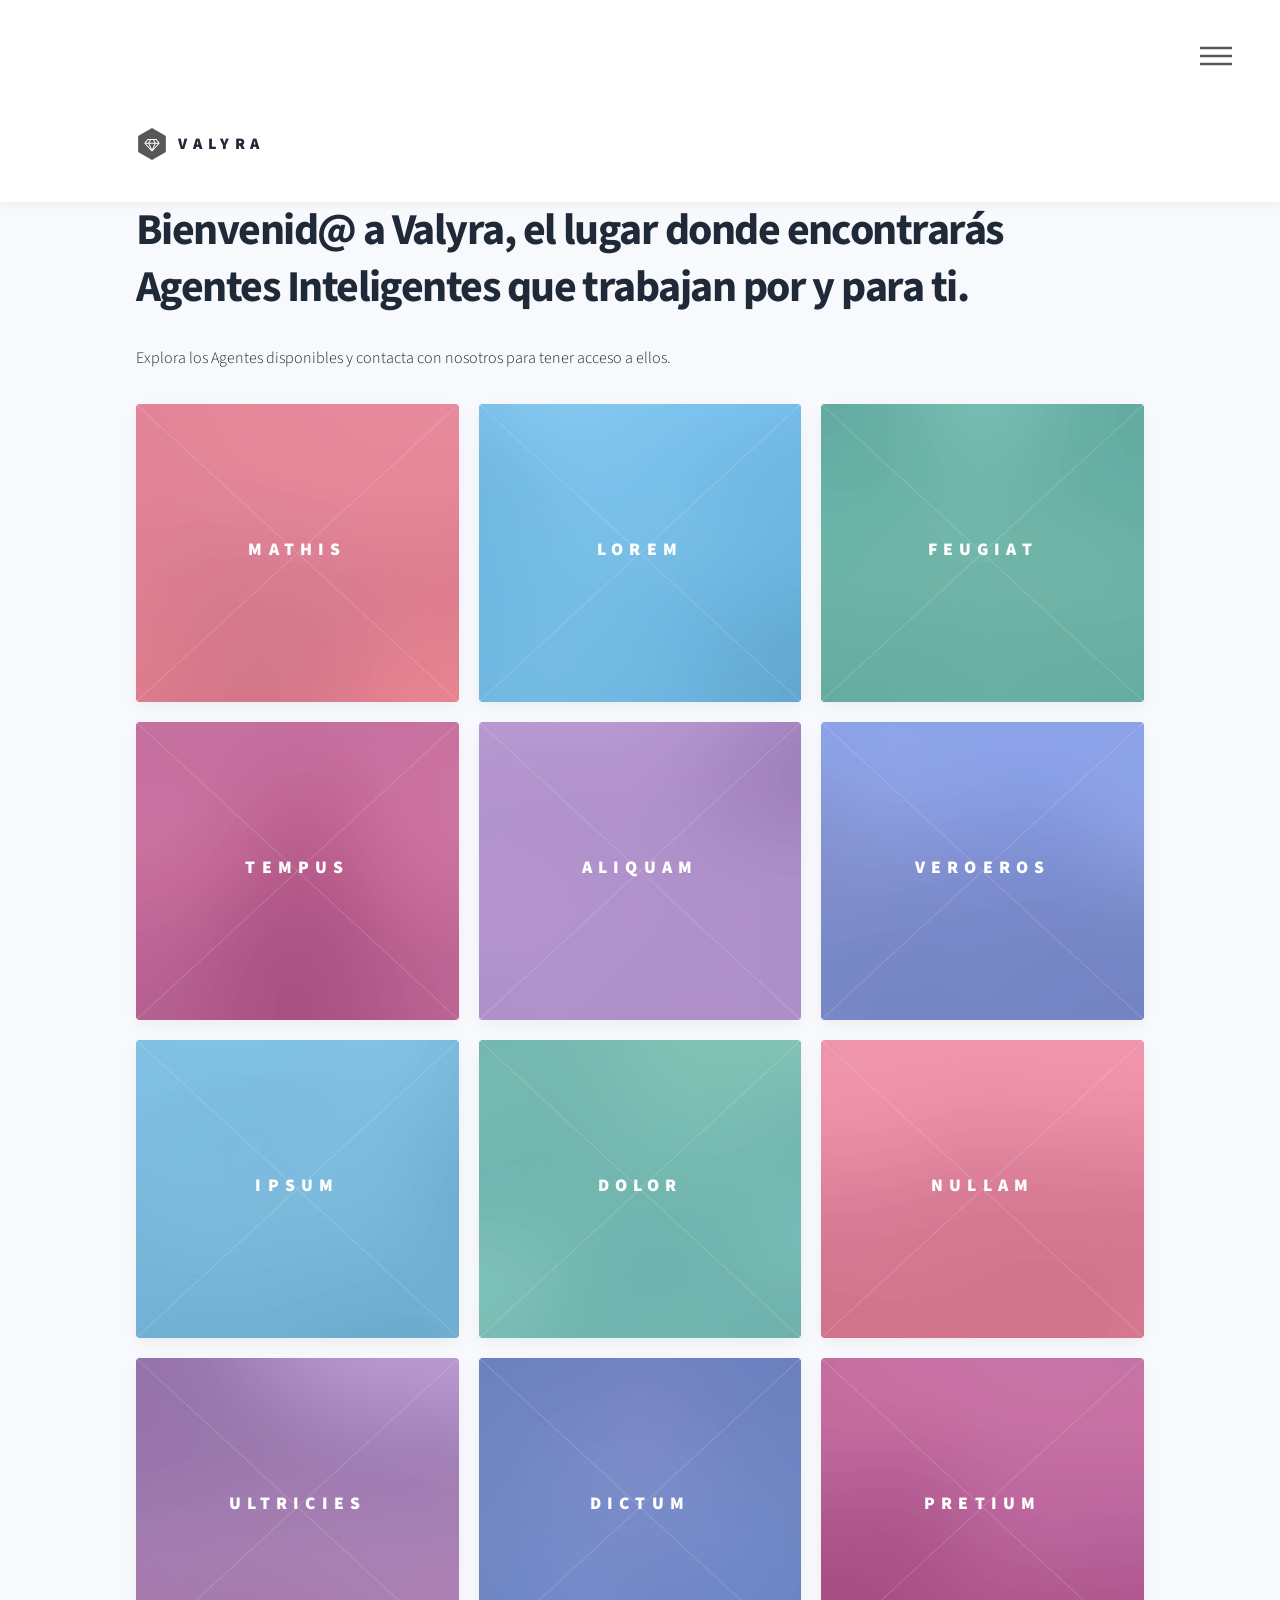
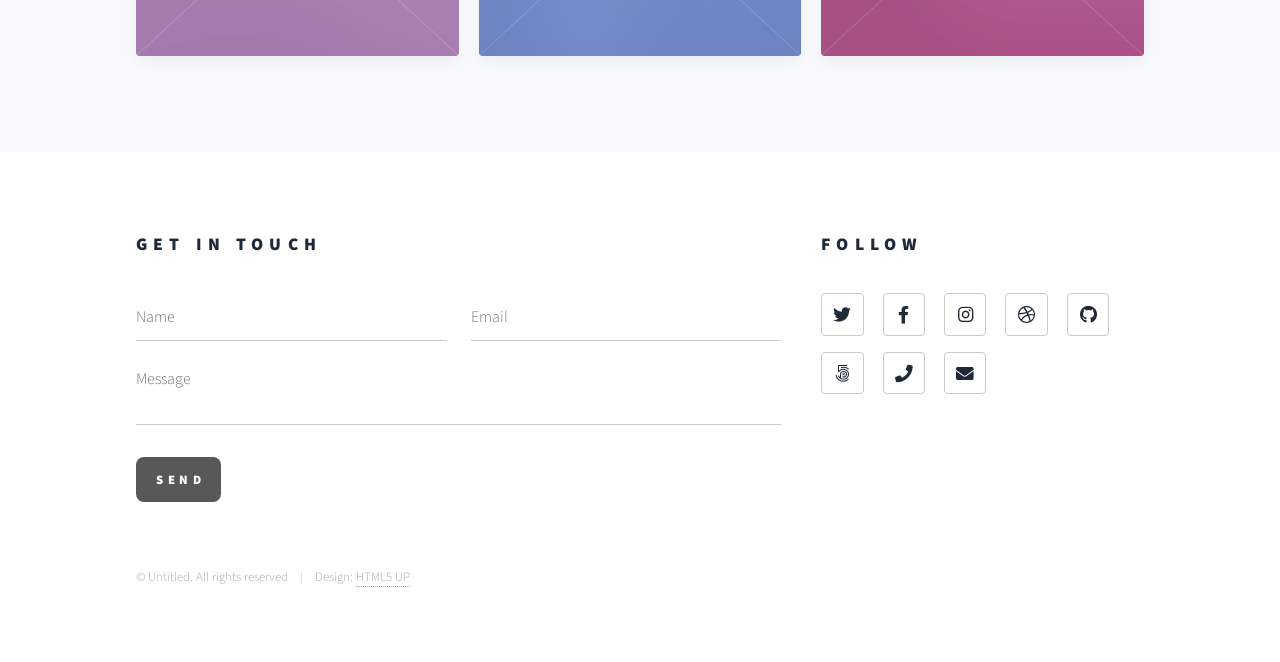
<file: index.html>
<!DOCTYPE HTML>
<!--
	Phantom by HTML5 UP
	html5up.net | @ajlkn
	Free for personal and commercial use under the CCA 3.0 license (html5up.net/license)
-->
<html>
	<head>
		<title>Valyra</title>
		<meta charset="utf-8" />
		<meta name="viewport" content="width=device-width, initial-scale=1, user-scalable=no" />
		<link rel="stylesheet" href="assets/css/main.css" />
		<noscript><link rel="stylesheet" href="assets/css/noscript.css" /></noscript>
	</head>
	<body class="is-preload">
		<!-- Wrapper -->
			<div id="wrapper">

				<!-- Header -->
					<header id="header">
						<div class="inner">

							<!-- Logo -->
								<a href="index.html" class="logo">
									<span class="symbol"><img src="images/logo.svg" alt="" /></span><span class="title">Valyra</span>
								</a>

							<!-- Nav -->
								<nav>
									<ul>
										<li><a href="#menu">Menu</a></li>
									</ul>
								</nav>

						</div>
					</header>

				<!-- Menu -->
					<nav id="menu">
						<h2>Menu</h2>
						<ul>
							<li><a href="index.html">Home</a></li>
							<li><a href="generic.html">AI Tutores</a></li>
							<li><a href="generic.html">AI Trainers</a></li>
							<li><a href="generic.html">Others</a></li>
							<li><a href="elements.html">Elements</a></li>
						</ul>
					</nav>

				<!-- Main -->
					<div id="main">
						<div class="inner">
							<header>
								<h1>Bienvenid@ a Valyra, el lugar donde encontrarás Agentes Inteligentes que trabajan por y para ti.</h1>
								<p>Explora los Agentes disponibles y contacta con nosotros para tener acceso a ellos.</p>
							</header>
							<section class="tiles">
								<article class="style1">
									<span class="image">
										<img src="images/pic01.jpg" alt="" />
									</span>
									<a href="login.html">
										<h2>Mathis</h2>
										<div class="content">
											<p>Accede a agentes especializados para la elaboración de tesis universitarias.</p>
										</div>
									</a>
								</article>
								<article class="style2">
									<span class="image">
										<img src="images/pic02.jpg" alt="" />
									</span>
									<a href="generic.html">
										<h2>Lorem</h2>
										<div class="content">
											<p>Sed nisl arcu euismod sit amet nisi lorem etiam dolor veroeros et feugiat.</p>
										</div>
									</a>
								</article>
								<article class="style3">
									<span class="image">
										<img src="images/pic03.jpg" alt="" />
									</span>
									<a href="generic.html">
										<h2>Feugiat</h2>
										<div class="content">
											<p>Sed nisl arcu euismod sit amet nisi lorem etiam dolor veroeros et feugiat.</p>
										</div>
									</a>
								</article>
								<article class="style4">
									<span class="image">
										<img src="images/pic04.jpg" alt="" />
									</span>
									<a href="generic.html">
										<h2>Tempus</h2>
										<div class="content">
											<p>Sed nisl arcu euismod sit amet nisi lorem etiam dolor veroeros et feugiat.</p>
										</div>
									</a>
								</article>
								<article class="style5">
									<span class="image">
										<img src="images/pic05.jpg" alt="" />
									</span>
									<a href="generic.html">
										<h2>Aliquam</h2>
										<div class="content">
											<p>Sed nisl arcu euismod sit amet nisi lorem etiam dolor veroeros et feugiat.</p>
										</div>
									</a>
								</article>
								<article class="style6">
									<span class="image">
										<img src="images/pic06.jpg" alt="" />
									</span>
									<a href="generic.html">
										<h2>Veroeros</h2>
										<div class="content">
											<p>Sed nisl arcu euismod sit amet nisi lorem etiam dolor veroeros et feugiat.</p>
										</div>
									</a>
								</article>
								<article class="style2">
									<span class="image">
										<img src="images/pic07.jpg" alt="" />
									</span>
									<a href="generic.html">
										<h2>Ipsum</h2>
										<div class="content">
											<p>Sed nisl arcu euismod sit amet nisi lorem etiam dolor veroeros et feugiat.</p>
										</div>
									</a>
								</article>
								<article class="style3">
									<span class="image">
										<img src="images/pic08.jpg" alt="" />
									</span>
									<a href="generic.html">
										<h2>Dolor</h2>
										<div class="content">
											<p>Sed nisl arcu euismod sit amet nisi lorem etiam dolor veroeros et feugiat.</p>
										</div>
									</a>
								</article>
								<article class="style1">
									<span class="image">
										<img src="images/pic09.jpg" alt="" />
									</span>
									<a href="generic.html">
										<h2>Nullam</h2>
										<div class="content">
											<p>Sed nisl arcu euismod sit amet nisi lorem etiam dolor veroeros et feugiat.</p>
										</div>
									</a>
								</article>
								<article class="style5">
									<span class="image">
										<img src="images/pic10.jpg" alt="" />
									</span>
									<a href="generic.html">
										<h2>Ultricies</h2>
										<div class="content">
											<p>Sed nisl arcu euismod sit amet nisi lorem etiam dolor veroeros et feugiat.</p>
										</div>
									</a>
								</article>
								<article class="style6">
									<span class="image">
										<img src="images/pic11.jpg" alt="" />
									</span>
									<a href="generic.html">
										<h2>Dictum</h2>
										<div class="content">
											<p>Sed nisl arcu euismod sit amet nisi lorem etiam dolor veroeros et feugiat.</p>
										</div>
									</a>
								</article>
								<article class="style4">
									<span class="image">
										<img src="images/pic12.jpg" alt="" />
									</span>
									<a href="generic.html">
										<h2>Pretium</h2>
										<div class="content">
											<p>Sed nisl arcu euismod sit amet nisi lorem etiam dolor veroeros et feugiat.</p>
										</div>
									</a>
								</article>
							</section>
						</div>
					</div>

				<!-- Footer -->
					<footer id="footer">
						<div class="inner">
							<section>
								<h2>Get in touch</h2>
								<form method="post" action="#">
									<div class="fields">
										<div class="field half">
											<input type="text" name="name" id="name" placeholder="Name" />
										</div>
										<div class="field half">
											<input type="email" name="email" id="email" placeholder="Email" />
										</div>
										<div class="field">
											<textarea name="message" id="message" placeholder="Message"></textarea>
										</div>
									</div>
									<ul class="actions">
										<li><input type="submit" value="Send" class="primary" /></li>
									</ul>
								</form>
							</section>
							<section>
								<h2>Follow</h2>
								<ul class="icons">
									<li><a href="#" class="icon brands style2 fa-twitter"><span class="label">Twitter</span></a></li>
									<li><a href="#" class="icon brands style2 fa-facebook-f"><span class="label">Facebook</span></a></li>
									<li><a href="#" class="icon brands style2 fa-instagram"><span class="label">Instagram</span></a></li>
									<li><a href="#" class="icon brands style2 fa-dribbble"><span class="label">Dribbble</span></a></li>
									<li><a href="#" class="icon brands style2 fa-github"><span class="label">GitHub</span></a></li>
									<li><a href="#" class="icon brands style2 fa-500px"><span class="label">500px</span></a></li>
									<li><a href="#" class="icon solid style2 fa-phone"><span class="label">Phone</span></a></li>
									<li><a href="#" class="icon solid style2 fa-envelope"><span class="label">Email</span></a></li>
								</ul>
							</section>
							<ul class="copyright">
								<li>&copy; Untitled. All rights reserved</li><li>Design: <a href="http://html5up.net">HTML5 UP</a></li>
							</ul>
						</div>
					</footer>

			</div>

		<!-- Scripts -->
			<script src="assets/js/jquery.min.js"></script>
			<script src="assets/js/browser.min.js"></script>
			<script src="assets/js/breakpoints.min.js"></script>
			<script src="assets/js/util.js"></script>
			<script src="assets/js/main.js"></script>

	</body>
</html>
</file>
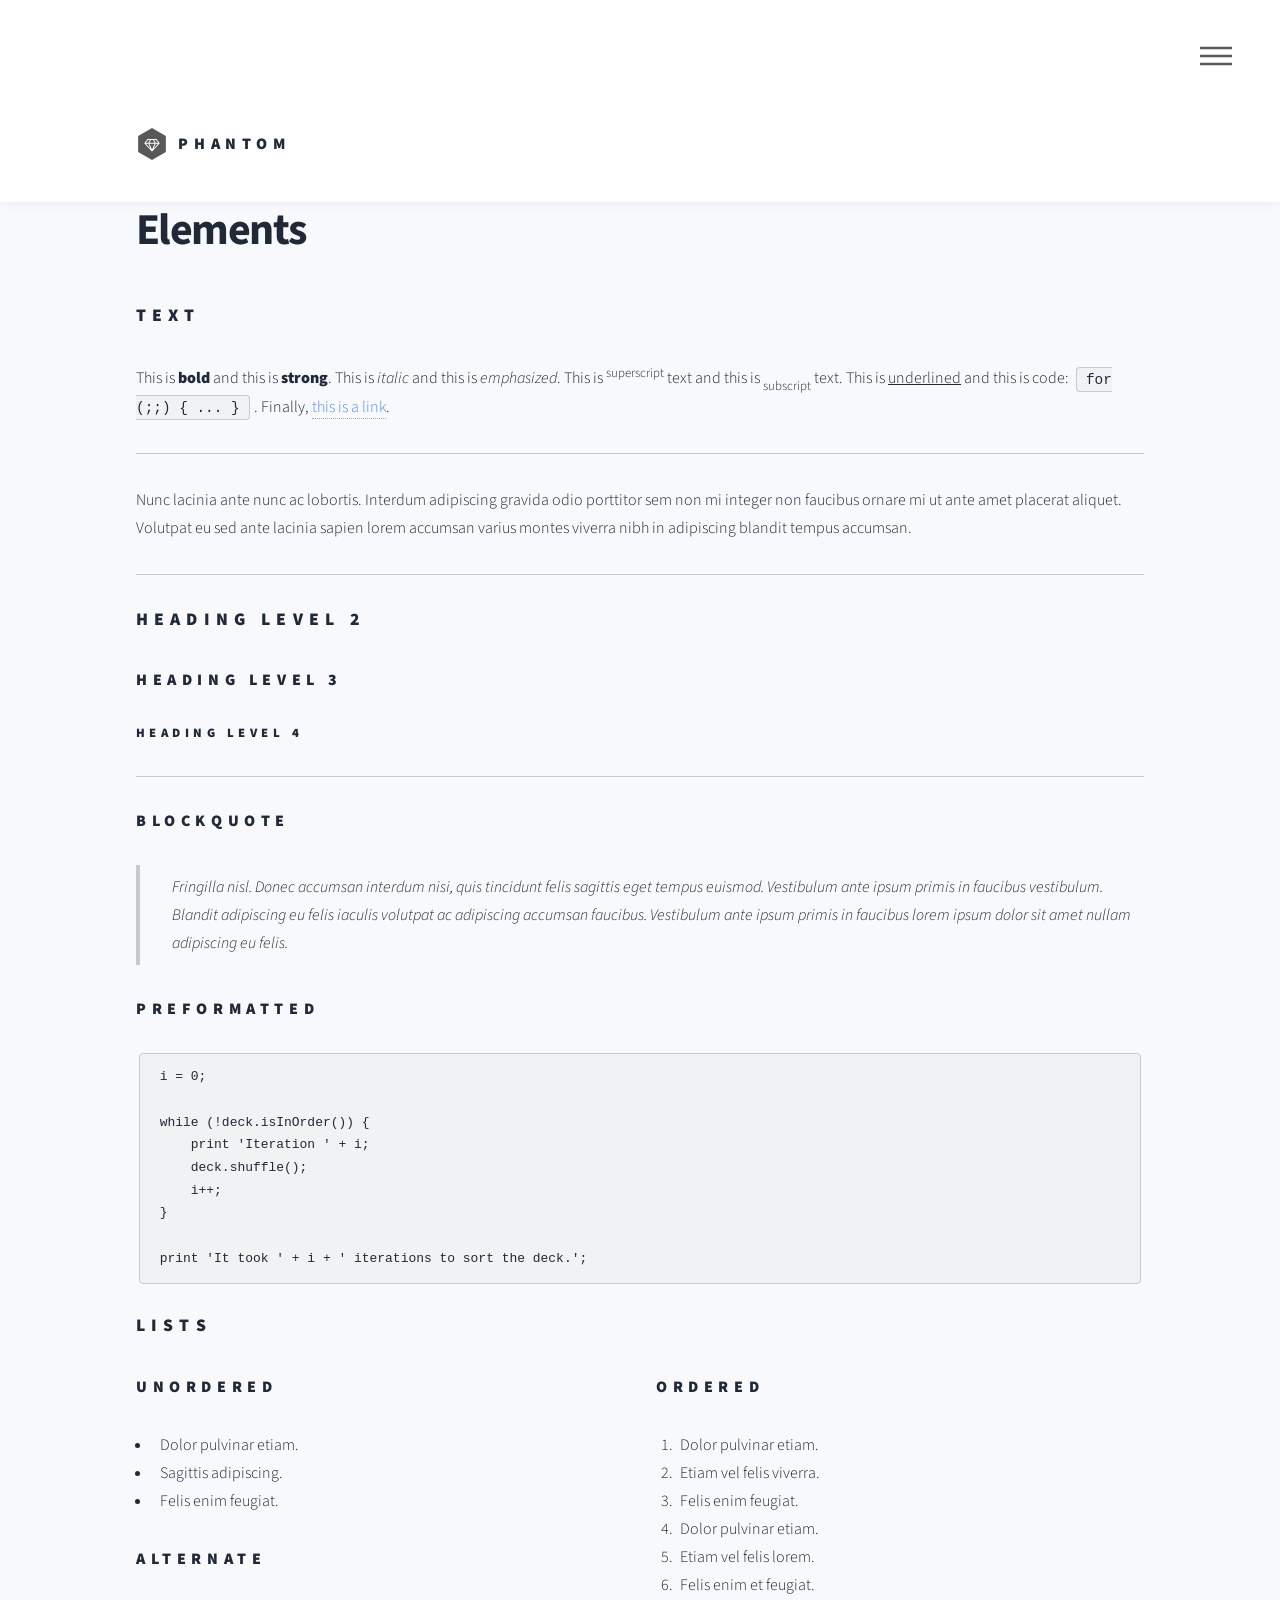
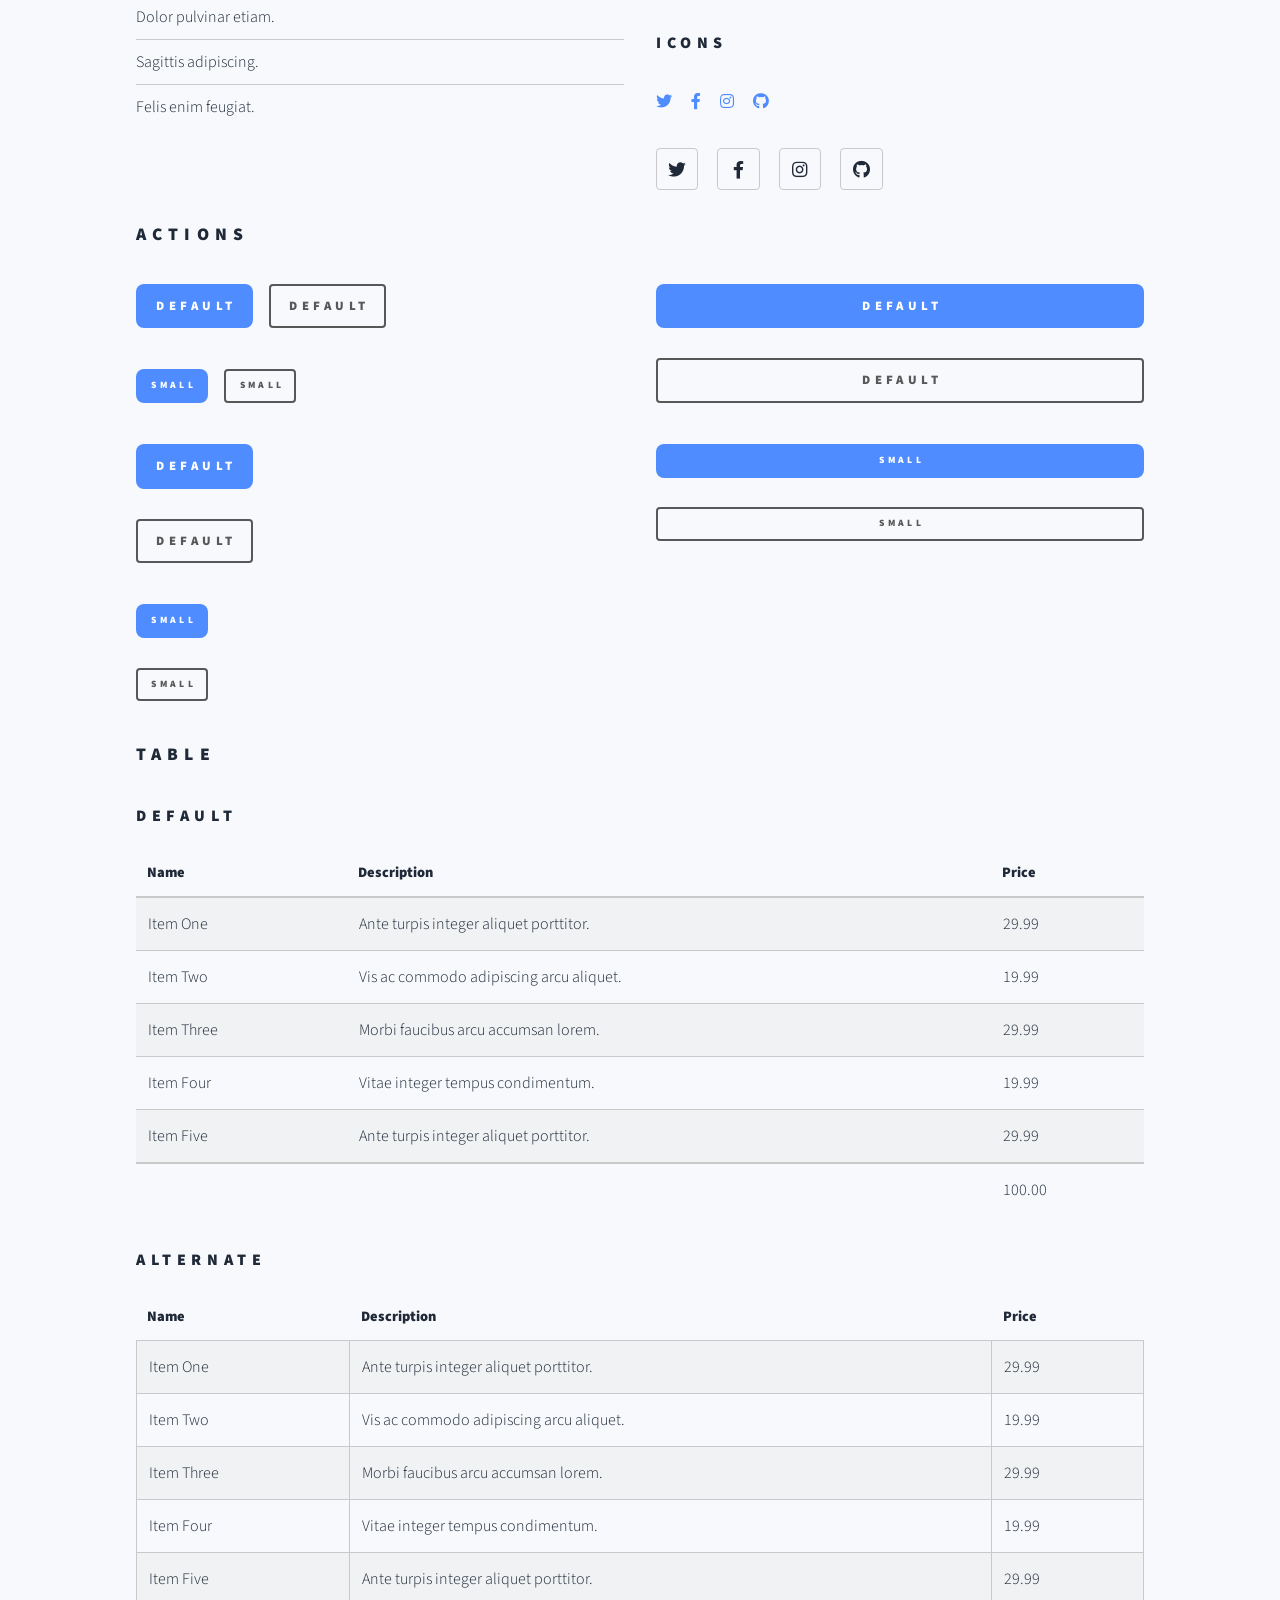
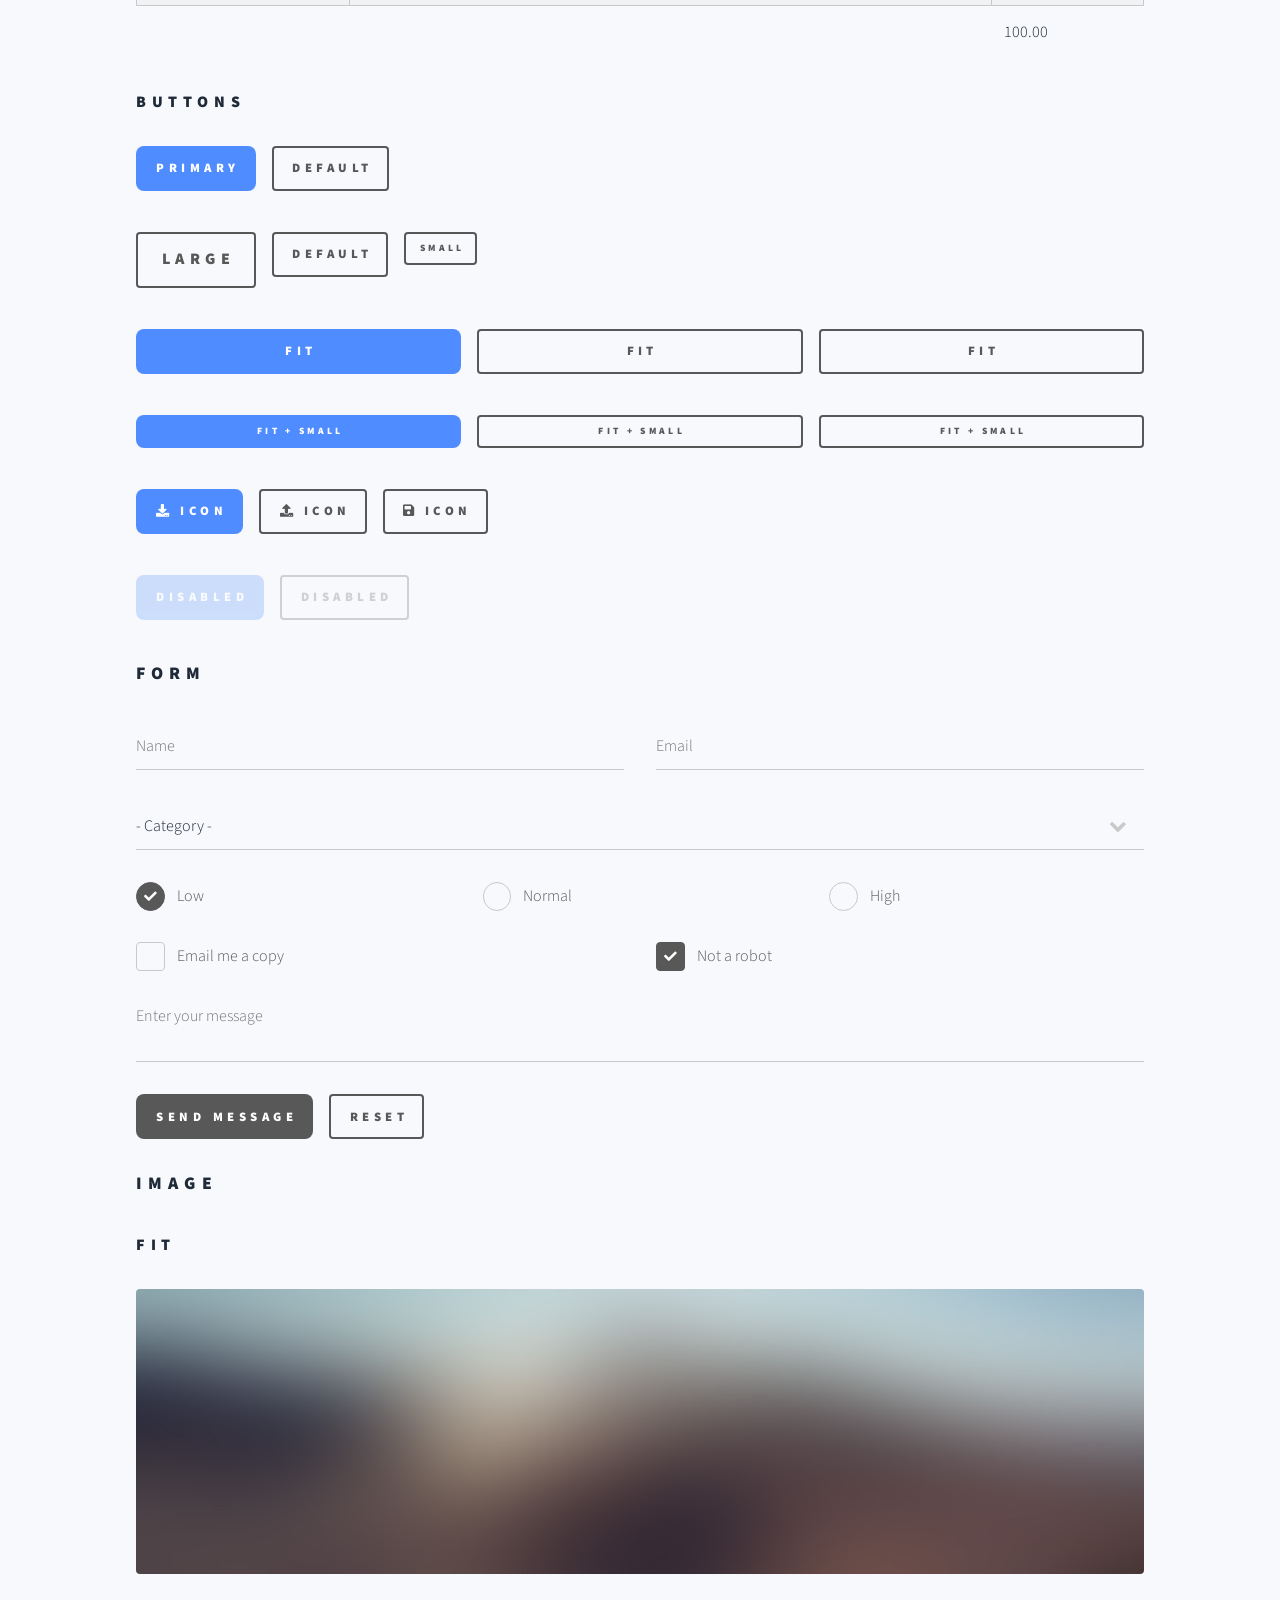
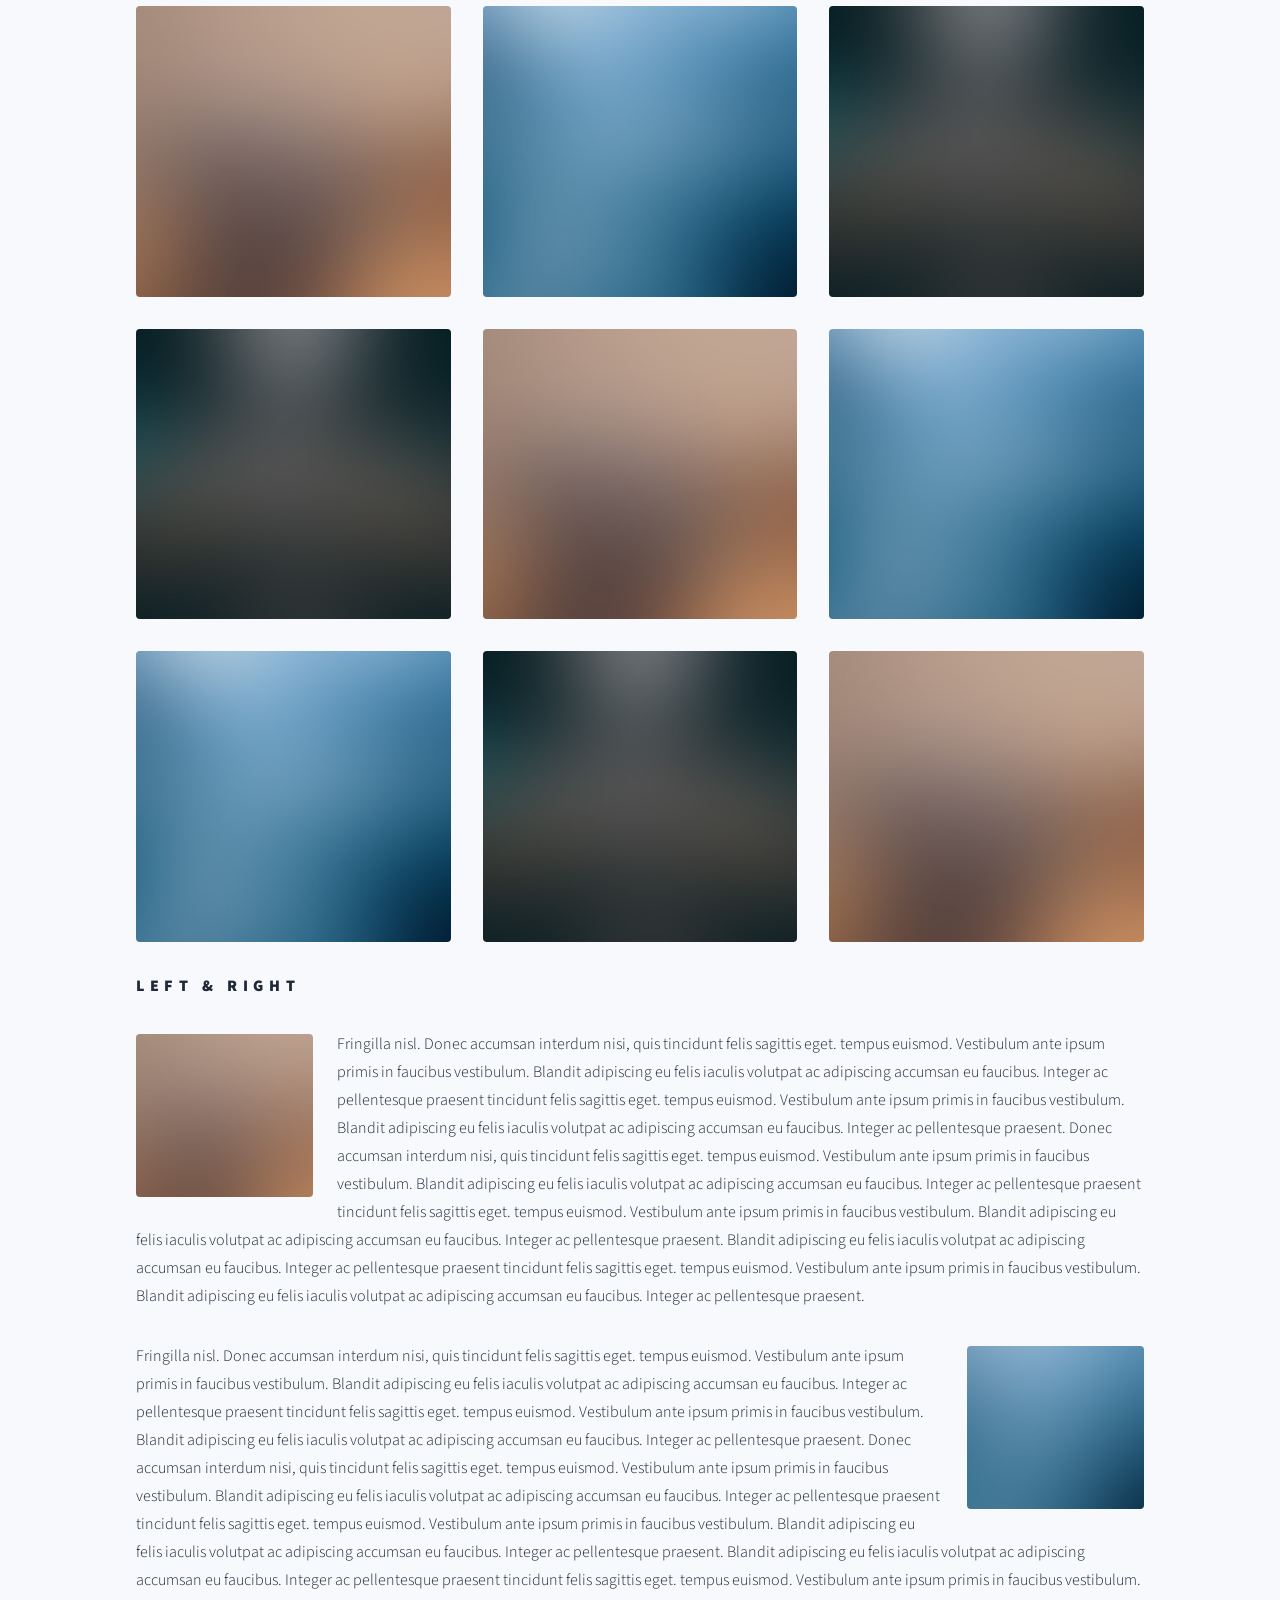
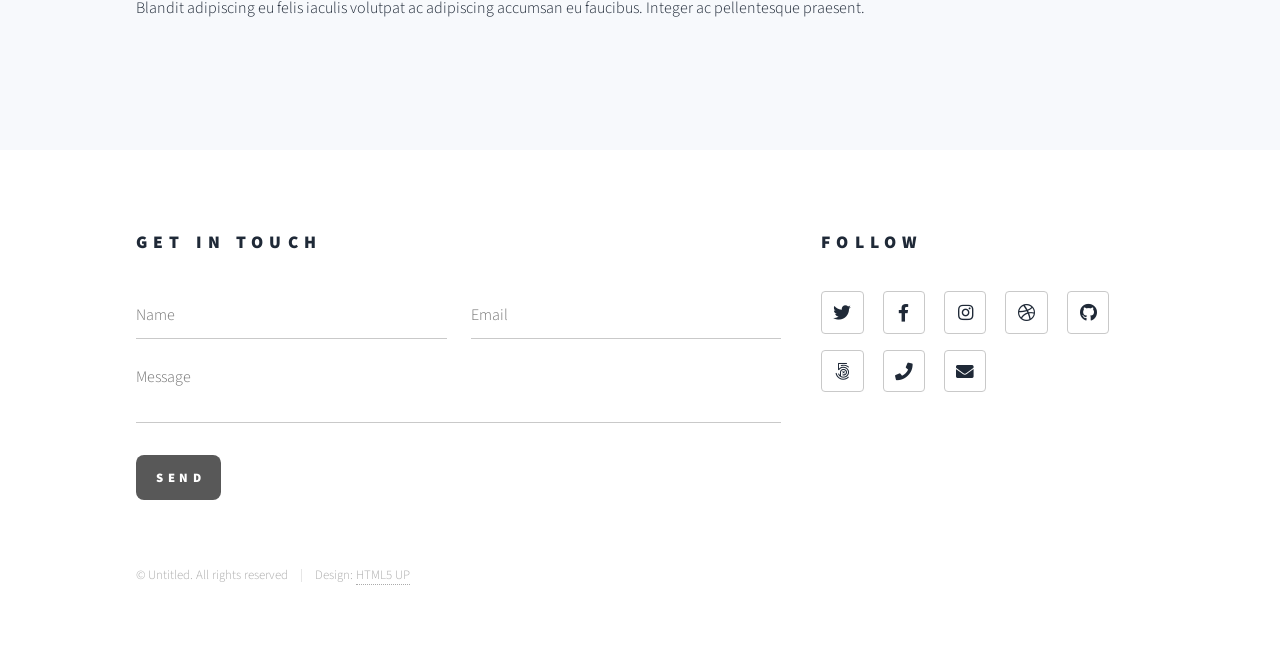
<file: elements.html>
<!DOCTYPE HTML>
<!--
	Phantom by HTML5 UP
	html5up.net | @ajlkn
	Free for personal and commercial use under the CCA 3.0 license (html5up.net/license)
-->
<html>
	<head>
		<title>Elements - Phantom by HTML5 UP</title>
		<meta charset="utf-8" />
		<meta name="viewport" content="width=device-width, initial-scale=1, user-scalable=no" />
		<link rel="stylesheet" href="assets/css/main.css" />
		<noscript><link rel="stylesheet" href="assets/css/noscript.css" /></noscript>
	</head>
	<body class="is-preload">
		<!-- Wrapper -->
			<div id="wrapper">

				<!-- Header -->
					<header id="header">
						<div class="inner">

							<!-- Logo -->
								<a href="index.html" class="logo">
									<span class="symbol"><img src="images/logo.svg" alt="" /></span><span class="title">Phantom</span>
								</a>

							<!-- Nav -->
								<nav>
									<ul>
										<li><a href="#menu">Menu</a></li>
									</ul>
								</nav>

						</div>
					</header>

				<!-- Menu -->
					<nav id="menu">
						<h2>Menu</h2>
						<ul>
							<li><a href="index.html">Home</a></li>
							<li><a href="generic.html">Ipsum veroeros</a></li>
							<li><a href="generic.html">Tempus etiam</a></li>
							<li><a href="generic.html">Consequat dolor</a></li>
							<li><a href="elements.html">Elements</a></li>
						</ul>
					</nav>

				<!-- Main -->
					<div id="main">
						<div class="inner">
							<h1>Elements</h1>

							<!-- Text -->
								<section>
									<h2>Text</h2>
									<p>This is <b>bold</b> and this is <strong>strong</strong>. This is <i>italic</i> and this is <em>emphasized</em>.
									This is <sup>superscript</sup> text and this is <sub>subscript</sub> text.
									This is <u>underlined</u> and this is code: <code>for (;;) { ... }</code>. Finally, <a href="#">this is a link</a>.</p>
									<hr />
									<p>Nunc lacinia ante nunc ac lobortis. Interdum adipiscing gravida odio porttitor sem non mi integer non faucibus ornare mi ut ante amet placerat aliquet. Volutpat eu sed ante lacinia sapien lorem accumsan varius montes viverra nibh in adipiscing blandit tempus accumsan.</p>
									<hr />
									<h2>Heading Level 2</h2>
									<h3>Heading Level 3</h3>
									<h4>Heading Level 4</h4>
									<hr />
									<h3>Blockquote</h3>
									<blockquote>Fringilla nisl. Donec accumsan interdum nisi, quis tincidunt felis sagittis eget tempus euismod. Vestibulum ante ipsum primis in faucibus vestibulum. Blandit adipiscing eu felis iaculis volutpat ac adipiscing accumsan faucibus. Vestibulum ante ipsum primis in faucibus lorem ipsum dolor sit amet nullam adipiscing eu felis.</blockquote>
									<h3>Preformatted</h3>
									<pre><code>i = 0;

while (!deck.isInOrder()) {
    print 'Iteration ' + i;
    deck.shuffle();
    i++;
}

print 'It took ' + i + ' iterations to sort the deck.';</code></pre>
								</section>

							<!-- Lists -->
								<section>
									<h2>Lists</h2>
									<div class="row">
										<div class="col-6 col-12-medium">
											<h3>Unordered</h3>
											<ul>
												<li>Dolor pulvinar etiam.</li>
												<li>Sagittis adipiscing.</li>
												<li>Felis enim feugiat.</li>
											</ul>
											<h3>Alternate</h3>
											<ul class="alt">
												<li>Dolor pulvinar etiam.</li>
												<li>Sagittis adipiscing.</li>
												<li>Felis enim feugiat.</li>
											</ul>
										</div>
										<div class="col-6 col-12-medium">
											<h3>Ordered</h3>
											<ol>
												<li>Dolor pulvinar etiam.</li>
												<li>Etiam vel felis viverra.</li>
												<li>Felis enim feugiat.</li>
												<li>Dolor pulvinar etiam.</li>
												<li>Etiam vel felis lorem.</li>
												<li>Felis enim et feugiat.</li>
											</ol>
											<h3>Icons</h3>
											<ul class="icons">
												<li><a href="#" class="icon brands style1 fa-twitter"><span class="label">Twitter</span></a></li>
												<li><a href="#" class="icon brands style1 fa-facebook-f"><span class="label">Facebook</span></a></li>
												<li><a href="#" class="icon brands style1 fa-instagram"><span class="label">Instagram</span></a></li>
												<li><a href="#" class="icon brands style1 fa-github"><span class="label">Github</span></a></li>
											</ul>
											<ul class="icons">
												<li><a href="#" class="icon brands style2 fa-twitter"><span class="label">Twitter</span></a></li>
												<li><a href="#" class="icon brands style2 fa-facebook-f"><span class="label">Facebook</span></a></li>
												<li><a href="#" class="icon brands style2 fa-instagram"><span class="label">Instagram</span></a></li>
												<li><a href="#" class="icon brands style2 fa-github"><span class="label">Github</span></a></li>
											</ul>
										</div>
									</div>
									<h2>Actions</h2>
									<div class="row">
										<div class="col-6 col-12-medium">
											<ul class="actions">
												<li><a href="#" class="button primary">Default</a></li>
												<li><a href="#" class="button">Default</a></li>
											</ul>
											<ul class="actions small">
												<li><a href="#" class="button primary small">Small</a></li>
												<li><a href="#" class="button small">Small</a></li>
											</ul>
											<ul class="actions stacked">
												<li><a href="#" class="button primary">Default</a></li>
												<li><a href="#" class="button">Default</a></li>
											</ul>
											<ul class="actions stacked">
												<li><a href="#" class="button primary small">Small</a></li>
												<li><a href="#" class="button small">Small</a></li>
											</ul>
										</div>
										<div class="col-6 col-12-medium">
											<ul class="actions stacked">
												<li><a href="#" class="button primary fit">Default</a></li>
												<li><a href="#" class="button fit">Default</a></li>
											</ul>
											<ul class="actions stacked">
												<li><a href="#" class="button primary small fit">Small</a></li>
												<li><a href="#" class="button small fit">Small</a></li>
											</ul>
										</div>
									</div>
								</section>

							<!-- Table -->
								<section>
									<h2>Table</h2>
									<h3>Default</h3>
									<div class="table-wrapper">
										<table>
											<thead>
												<tr>
													<th>Name</th>
													<th>Description</th>
													<th>Price</th>
												</tr>
											</thead>
											<tbody>
												<tr>
													<td>Item One</td>
													<td>Ante turpis integer aliquet porttitor.</td>
													<td>29.99</td>
												</tr>
												<tr>
													<td>Item Two</td>
													<td>Vis ac commodo adipiscing arcu aliquet.</td>
													<td>19.99</td>
												</tr>
												<tr>
													<td>Item Three</td>
													<td> Morbi faucibus arcu accumsan lorem.</td>
													<td>29.99</td>
												</tr>
												<tr>
													<td>Item Four</td>
													<td>Vitae integer tempus condimentum.</td>
													<td>19.99</td>
												</tr>
												<tr>
													<td>Item Five</td>
													<td>Ante turpis integer aliquet porttitor.</td>
													<td>29.99</td>
												</tr>
											</tbody>
											<tfoot>
												<tr>
													<td colspan="2"></td>
													<td>100.00</td>
												</tr>
											</tfoot>
										</table>
									</div>

									<h3>Alternate</h3>
									<div class="table-wrapper">
										<table class="alt">
											<thead>
												<tr>
													<th>Name</th>
													<th>Description</th>
													<th>Price</th>
												</tr>
											</thead>
											<tbody>
												<tr>
													<td>Item One</td>
													<td>Ante turpis integer aliquet porttitor.</td>
													<td>29.99</td>
												</tr>
												<tr>
													<td>Item Two</td>
													<td>Vis ac commodo adipiscing arcu aliquet.</td>
													<td>19.99</td>
												</tr>
												<tr>
													<td>Item Three</td>
													<td> Morbi faucibus arcu accumsan lorem.</td>
													<td>29.99</td>
												</tr>
												<tr>
													<td>Item Four</td>
													<td>Vitae integer tempus condimentum.</td>
													<td>19.99</td>
												</tr>
												<tr>
													<td>Item Five</td>
													<td>Ante turpis integer aliquet porttitor.</td>
													<td>29.99</td>
												</tr>
											</tbody>
											<tfoot>
												<tr>
													<td colspan="2"></td>
													<td>100.00</td>
												</tr>
											</tfoot>
										</table>
									</div>
								</section>

							<!-- Buttons -->
								<section>
									<h3>Buttons</h3>
									<ul class="actions">
										<li><a href="#" class="button primary">Primary</a></li>
										<li><a href="#" class="button">Default</a></li>
									</ul>
									<ul class="actions">
										<li><a href="#" class="button large">Large</a></li>
										<li><a href="#" class="button">Default</a></li>
										<li><a href="#" class="button small">Small</a></li>
									</ul>
									<ul class="actions fit">
										<li><a href="#" class="button primary fit">Fit</a></li>
										<li><a href="#" class="button fit">Fit</a></li>
										<li><a href="#" class="button fit">Fit</a></li>
									</ul>
									<ul class="actions fit small">
										<li><a href="#" class="button primary fit small">Fit + Small</a></li>
										<li><a href="#" class="button fit small">Fit + Small</a></li>
										<li><a href="#" class="button fit small">Fit + Small</a></li>
									</ul>
									<ul class="actions">
										<li><a href="#" class="button primary icon solid fa-download">Icon</a></li>
										<li><a href="#" class="button icon solid fa-upload">Icon</a></li>
										<li><a href="#" class="button icon solid fa-save">Icon</a></li>
									</ul>
									<ul class="actions">
										<li><span class="button primary disabled">Disabled</span></li>
										<li><span class="button disabled">Disabled</span></li>
									</ul>
								</section>

							<!-- Form -->
								<section>
									<h2>Form</h2>
									<form method="post" action="#">
										<div class="row gtr-uniform">
											<div class="col-6 col-12-xsmall">
												<input type="text" name="demo-name" id="demo-name" value="" placeholder="Name" />
											</div>
											<div class="col-6 col-12-xsmall">
												<input type="email" name="demo-email" id="demo-email" value="" placeholder="Email" />
											</div>
											<div class="col-12">
												<select name="demo-category" id="demo-category">
													<option value="">- Category -</option>
													<option value="1">Manufacturing</option>
													<option value="1">Shipping</option>
													<option value="1">Administration</option>
													<option value="1">Human Resources</option>
												</select>
											</div>
											<div class="col-4 col-12-small">
												<input type="radio" id="demo-priority-low" name="demo-priority" checked>
												<label for="demo-priority-low">Low</label>
											</div>
											<div class="col-4 col-12-small">
												<input type="radio" id="demo-priority-normal" name="demo-priority">
												<label for="demo-priority-normal">Normal</label>
											</div>
											<div class="col-4 col-12-small">
												<input type="radio" id="demo-priority-high" name="demo-priority">
												<label for="demo-priority-high">High</label>
											</div>
											<div class="col-6 col-12-small">
												<input type="checkbox" id="demo-copy" name="demo-copy">
												<label for="demo-copy">Email me a copy</label>
											</div>
											<div class="col-6 col-12-small">
												<input type="checkbox" id="demo-human" name="demo-human" checked>
												<label for="demo-human">Not a robot</label>
											</div>
											<div class="col-12">
												<textarea name="demo-message" id="demo-message" placeholder="Enter your message" rows="6"></textarea>
											</div>
											<div class="col-12">
												<ul class="actions">
													<li><input type="submit" value="Send Message" class="primary" /></li>
													<li><input type="reset" value="Reset" /></li>
												</ul>
											</div>
										</div>
									</form>
								</section>

							<!-- Image -->
								<section>
									<h2>Image</h2>
									<h3>Fit</h3>
									<div class="box alt">
										<div class="row gtr-uniform">
											<div class="col-12"><span class="image fit"><img src="images/pic13.jpg" alt="" /></span></div>
											<div class="col-4"><span class="image fit"><img src="images/pic01.jpg" alt="" /></span></div>
											<div class="col-4"><span class="image fit"><img src="images/pic02.jpg" alt="" /></span></div>
											<div class="col-4"><span class="image fit"><img src="images/pic03.jpg" alt="" /></span></div>
											<div class="col-4"><span class="image fit"><img src="images/pic03.jpg" alt="" /></span></div>
											<div class="col-4"><span class="image fit"><img src="images/pic01.jpg" alt="" /></span></div>
											<div class="col-4"><span class="image fit"><img src="images/pic02.jpg" alt="" /></span></div>
											<div class="col-4"><span class="image fit"><img src="images/pic02.jpg" alt="" /></span></div>
											<div class="col-4"><span class="image fit"><img src="images/pic03.jpg" alt="" /></span></div>
											<div class="col-4"><span class="image fit"><img src="images/pic01.jpg" alt="" /></span></div>
										</div>
									</div>
									<h3>Left &amp; Right</h3>
									<p><span class="image left"><img src="images/pic14.jpg" alt="" /></span>Fringilla nisl. Donec accumsan interdum nisi, quis tincidunt felis sagittis eget. tempus euismod. Vestibulum ante ipsum primis in faucibus vestibulum. Blandit adipiscing eu felis iaculis volutpat ac adipiscing accumsan eu faucibus. Integer ac pellentesque praesent tincidunt felis sagittis eget. tempus euismod. Vestibulum ante ipsum primis in faucibus vestibulum. Blandit adipiscing eu felis iaculis volutpat ac adipiscing accumsan eu faucibus. Integer ac pellentesque praesent. Donec accumsan interdum nisi, quis tincidunt felis sagittis eget. tempus euismod. Vestibulum ante ipsum primis in faucibus vestibulum. Blandit adipiscing eu felis iaculis volutpat ac adipiscing accumsan eu faucibus. Integer ac pellentesque praesent tincidunt felis sagittis eget. tempus euismod. Vestibulum ante ipsum primis in faucibus vestibulum. Blandit adipiscing eu felis iaculis volutpat ac adipiscing accumsan eu faucibus. Integer ac pellentesque praesent. Blandit adipiscing eu felis iaculis volutpat ac adipiscing accumsan eu faucibus. Integer ac pellentesque praesent tincidunt felis sagittis eget. tempus euismod. Vestibulum ante ipsum primis in faucibus vestibulum. Blandit adipiscing eu felis iaculis volutpat ac adipiscing accumsan eu faucibus. Integer ac pellentesque praesent.</p>
									<p><span class="image right"><img src="images/pic15.jpg" alt="" /></span>Fringilla nisl. Donec accumsan interdum nisi, quis tincidunt felis sagittis eget. tempus euismod. Vestibulum ante ipsum primis in faucibus vestibulum. Blandit adipiscing eu felis iaculis volutpat ac adipiscing accumsan eu faucibus. Integer ac pellentesque praesent tincidunt felis sagittis eget. tempus euismod. Vestibulum ante ipsum primis in faucibus vestibulum. Blandit adipiscing eu felis iaculis volutpat ac adipiscing accumsan eu faucibus. Integer ac pellentesque praesent. Donec accumsan interdum nisi, quis tincidunt felis sagittis eget. tempus euismod. Vestibulum ante ipsum primis in faucibus vestibulum. Blandit adipiscing eu felis iaculis volutpat ac adipiscing accumsan eu faucibus. Integer ac pellentesque praesent tincidunt felis sagittis eget. tempus euismod. Vestibulum ante ipsum primis in faucibus vestibulum. Blandit adipiscing eu felis iaculis volutpat ac adipiscing accumsan eu faucibus. Integer ac pellentesque praesent. Blandit adipiscing eu felis iaculis volutpat ac adipiscing accumsan eu faucibus. Integer ac pellentesque praesent tincidunt felis sagittis eget. tempus euismod. Vestibulum ante ipsum primis in faucibus vestibulum. Blandit adipiscing eu felis iaculis volutpat ac adipiscing accumsan eu faucibus. Integer ac pellentesque praesent.</p>
								</section>

						</div>
					</div>

				<!-- Footer -->
					<footer id="footer">
						<div class="inner">
							<section>
								<h2>Get in touch</h2>
								<form method="post" action="#">
									<div class="fields">
										<div class="field half">
											<input type="text" name="name" id="name" placeholder="Name" />
										</div>
										<div class="field half">
											<input type="email" name="email" id="email" placeholder="Email" />
										</div>
										<div class="field">
											<textarea name="message" id="message" placeholder="Message"></textarea>
										</div>
									</div>
									<ul class="actions">
										<li><input type="submit" value="Send" class="primary" /></li>
									</ul>
								</form>
							</section>
							<section>
								<h2>Follow</h2>
								<ul class="icons">
									<li><a href="#" class="icon brands style2 fa-twitter"><span class="label">Twitter</span></a></li>
									<li><a href="#" class="icon brands style2 fa-facebook-f"><span class="label">Facebook</span></a></li>
									<li><a href="#" class="icon brands style2 fa-instagram"><span class="label">Instagram</span></a></li>
									<li><a href="#" class="icon brands style2 fa-dribbble"><span class="label">Dribbble</span></a></li>
									<li><a href="#" class="icon brands style2 fa-github"><span class="label">GitHub</span></a></li>
									<li><a href="#" class="icon brands style2 fa-500px"><span class="label">500px</span></a></li>
									<li><a href="#" class="icon solid style2 fa-phone"><span class="label">Phone</span></a></li>
									<li><a href="#" class="icon solid style2 fa-envelope"><span class="label">Email</span></a></li>
								</ul>
							</section>
							<ul class="copyright">
								<li>&copy; Untitled. All rights reserved</li><li>Design: <a href="http://html5up.net">HTML5 UP</a></li>
							</ul>
						</div>
					</footer>

			</div>

		<!-- Scripts -->
			<script src="assets/js/jquery.min.js"></script>
			<script src="assets/js/browser.min.js"></script>
			<script src="assets/js/breakpoints.min.js"></script>
			<script src="assets/js/util.js"></script>
			<script src="assets/js/main.js"></script>

	</body>
</html>
</file>
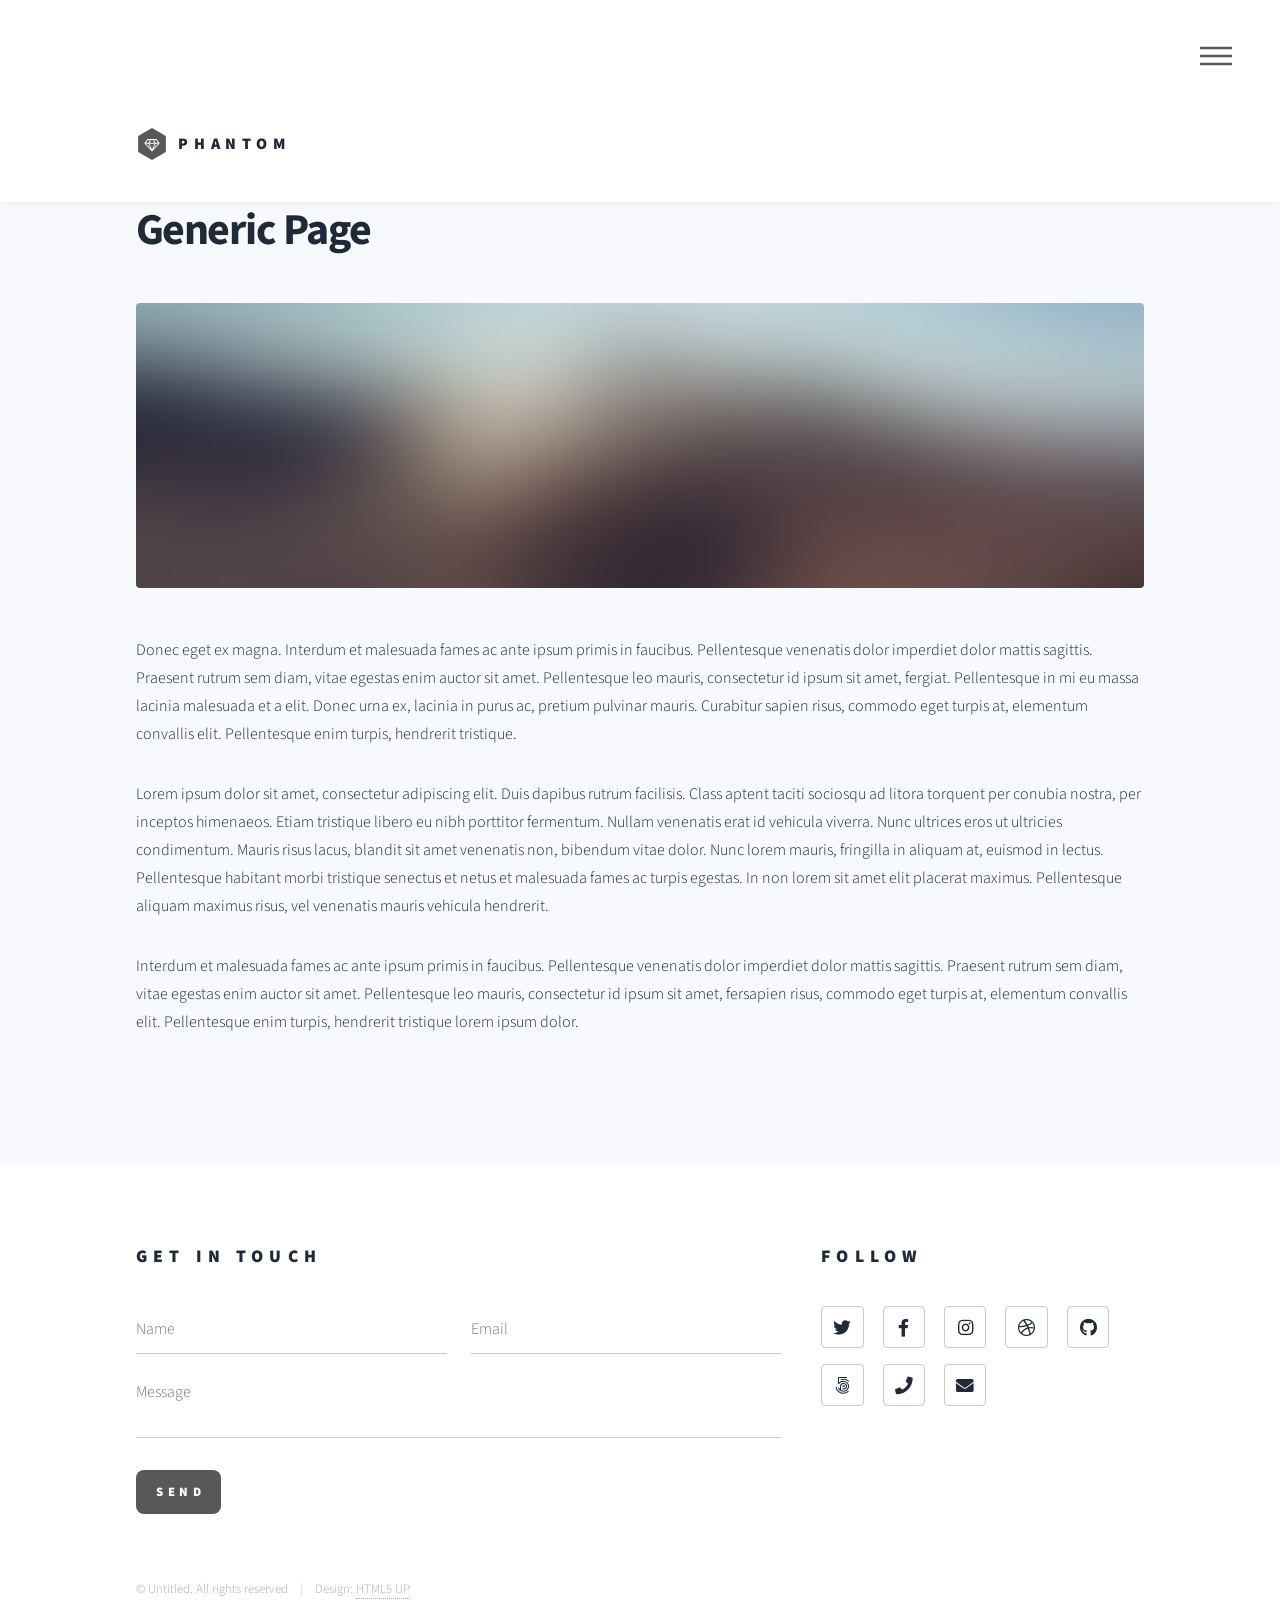
<file: generic.html>
<!DOCTYPE HTML>
<!--
	Phantom by HTML5 UP
	html5up.net | @ajlkn
	Free for personal and commercial use under the CCA 3.0 license (html5up.net/license)
-->
<html>
	<head>
		<title>Generic - Phantom by HTML5 UP</title>
		<meta charset="utf-8" />
		<meta name="viewport" content="width=device-width, initial-scale=1, user-scalable=no" />
		<link rel="stylesheet" href="assets/css/main.css" />
		<noscript><link rel="stylesheet" href="assets/css/noscript.css" /></noscript>
	</head>
	<body class="is-preload">
		<!-- Wrapper -->
			<div id="wrapper">

				<!-- Header -->
					<header id="header">
						<div class="inner">

							<!-- Logo -->
								<a href="index.html" class="logo">
									<span class="symbol"><img src="images/logo.svg" alt="" /></span><span class="title">Phantom</span>
								</a>

							<!-- Nav -->
								<nav>
									<ul>
										<li><a href="#menu">Menu</a></li>
									</ul>
								</nav>

						</div>
					</header>

				<!-- Menu -->
					<nav id="menu">
						<h2>Menu</h2>
						<ul>
							<li><a href="index.html">Home</a></li>
							<li><a href="generic.html">Ipsum veroeros</a></li>
							<li><a href="generic.html">Tempus etiam</a></li>
							<li><a href="generic.html">Consequat dolor</a></li>
							<li><a href="elements.html">Elements</a></li>
						</ul>
					</nav>

				<!-- Main -->
					<div id="main">
						<div class="inner">
							<h1>Generic Page</h1>
							<span class="image main"><img src="images/pic13.jpg" alt="" /></span>
							<p>Donec eget ex magna. Interdum et malesuada fames ac ante ipsum primis in faucibus. Pellentesque venenatis dolor imperdiet dolor mattis sagittis. Praesent rutrum sem diam, vitae egestas enim auctor sit amet. Pellentesque leo mauris, consectetur id ipsum sit amet, fergiat. Pellentesque in mi eu massa lacinia malesuada et a elit. Donec urna ex, lacinia in purus ac, pretium pulvinar mauris. Curabitur sapien risus, commodo eget turpis at, elementum convallis elit. Pellentesque enim turpis, hendrerit tristique.</p>
							<p>Lorem ipsum dolor sit amet, consectetur adipiscing elit. Duis dapibus rutrum facilisis. Class aptent taciti sociosqu ad litora torquent per conubia nostra, per inceptos himenaeos. Etiam tristique libero eu nibh porttitor fermentum. Nullam venenatis erat id vehicula viverra. Nunc ultrices eros ut ultricies condimentum. Mauris risus lacus, blandit sit amet venenatis non, bibendum vitae dolor. Nunc lorem mauris, fringilla in aliquam at, euismod in lectus. Pellentesque habitant morbi tristique senectus et netus et malesuada fames ac turpis egestas. In non lorem sit amet elit placerat maximus. Pellentesque aliquam maximus risus, vel venenatis mauris vehicula hendrerit.</p>
							<p>Interdum et malesuada fames ac ante ipsum primis in faucibus. Pellentesque venenatis dolor imperdiet dolor mattis sagittis. Praesent rutrum sem diam, vitae egestas enim auctor sit amet. Pellentesque leo mauris, consectetur id ipsum sit amet, fersapien risus, commodo eget turpis at, elementum convallis elit. Pellentesque enim turpis, hendrerit tristique lorem ipsum dolor.</p>
						</div>
					</div>

				<!-- Footer -->
					<footer id="footer">
						<div class="inner">
							<section>
								<h2>Get in touch</h2>
								<form method="post" action="#">
									<div class="fields">
										<div class="field half">
											<input type="text" name="name" id="name" placeholder="Name" />
										</div>
										<div class="field half">
											<input type="email" name="email" id="email" placeholder="Email" />
										</div>
										<div class="field">
											<textarea name="message" id="message" placeholder="Message"></textarea>
										</div>
									</div>
									<ul class="actions">
										<li><input type="submit" value="Send" class="primary" /></li>
									</ul>
								</form>
							</section>
							<section>
								<h2>Follow</h2>
								<ul class="icons">
									<li><a href="#" class="icon brands style2 fa-twitter"><span class="label">Twitter</span></a></li>
									<li><a href="#" class="icon brands style2 fa-facebook-f"><span class="label">Facebook</span></a></li>
									<li><a href="#" class="icon brands style2 fa-instagram"><span class="label">Instagram</span></a></li>
									<li><a href="#" class="icon brands style2 fa-dribbble"><span class="label">Dribbble</span></a></li>
									<li><a href="#" class="icon brands style2 fa-github"><span class="label">GitHub</span></a></li>
									<li><a href="#" class="icon brands style2 fa-500px"><span class="label">500px</span></a></li>
									<li><a href="#" class="icon solid style2 fa-phone"><span class="label">Phone</span></a></li>
									<li><a href="#" class="icon solid style2 fa-envelope"><span class="label">Email</span></a></li>
								</ul>
							</section>
							<ul class="copyright">
								<li>&copy; Untitled. All rights reserved</li><li>Design: <a href="http://html5up.net">HTML5 UP</a></li>
							</ul>
						</div>
					</footer>

			</div>

		<!-- Scripts -->
			<script src="assets/js/jquery.min.js"></script>
			<script src="assets/js/browser.min.js"></script>
			<script src="assets/js/breakpoints.min.js"></script>
			<script src="assets/js/util.js"></script>
			<script src="assets/js/main.js"></script>

	</body>
</html>
</file>
<file: assets/css/noscript.css>
/*
	Phantom by HTML5 UP
	html5up.net | @ajlkn
	Free for personal and commercial use under the CCA 3.0 license (html5up.net/license)
*/

/* Tiles */

	body.is-preload .tiles article {
		-moz-transform: none;
		-webkit-transform: none;
		-ms-transform: none;
		transform: none;
		opacity: 1;
	}
</file>
<file: assets/css/main.css>
@import url(fontawesome-all.min.css);
@import url("https://fonts.googleapis.com/css?family=Source+Sans+Pro:300,700,900");

/*
	Phantom by HTML5 UP
	html5up.net | @ajlkn
	Free for personal and commercial use under the CCA 3.0 license (html5up.net/license)
*/

html, body, div, span, applet, object,
iframe, h1, h2, h3, h4, h5, h6, p, blockquote,
pre, a, abbr, acronym, address, big, cite,
code, del, dfn, em, img, ins, kbd, q, s, samp,
small, strike, strong, sub, sup, tt, var, b,
u, i, center, dl, dt, dd, ol, ul, li, fieldset,
form, label, legend, table, caption, tbody,
tfoot, thead, tr, th, td, article, aside,
canvas, details, embed, figure, figcaption,
footer, header, hgroup, menu, nav, output, ruby,
section, summary, time, mark, audio, video {
	margin: 0;
	padding: 0;
	border: 0;
	font-size: 100%;
	font: inherit;
	vertical-align: baseline;}

article, aside, details, figcaption, figure,
footer, header, hgroup, menu, nav, section {
	display: block;}

body {
	line-height: 1;
}

ol, ul {
	list-style: none;
}

blockquote, q {
	quotes: none;
}

	blockquote:before, blockquote:after, q:before, q:after {
		content: '';
		content: none;
	}

table {
	border-collapse: collapse;
	border-spacing: 0;
}

body {
	-webkit-text-size-adjust: none;
}

mark {
	background-color: transparent;
	color: inherit;
}

input::-moz-focus-inner {
	border: 0;
	padding: 0;
}

input, select, textarea {
	-moz-appearance: none;
	-webkit-appearance: none;
	-ms-appearance: none;
	appearance: none;
}

/* Basic */

	@-ms-viewport {
		width: device-width;
	}

	body {
		-ms-overflow-style: scrollbar;
	}

	@media screen and (max-width: 480px) {

		html, body {
			min-width: 320px;
		}

	}

	html {
		box-sizing: border-box;
	}

	*, *:before, *:after {
		box-sizing: inherit;
	}

	body {
		background: #ffffff;
	}

		body.is-preload *, body.is-preload *:before, body.is-preload *:after {
			-moz-animation: none !important;
			-webkit-animation: none !important;
			-ms-animation: none !important;
			animation: none !important;
			-moz-transition: none !important;
			-webkit-transition: none !important;
			-ms-transition: none !important;
			transition: none !important;
		}

/* Type */

	body, input, select, textarea {
		color: #585858;
		font-family: "Source Sans Pro", Helvetica, sans-serif;
		font-size: 16pt;
		font-weight: 300;
		line-height: 1.75;
	}

		@media screen and (max-width: 1680px) {

			body, input, select, textarea {
				font-size: 14pt;
			}

		}

		@media screen and (max-width: 1280px) {

			body, input, select, textarea {
				font-size: 12pt;
			}

		}

	a {
		-moz-transition: border-bottom-color 0.2s ease, color 0.2s ease;
		-webkit-transition: border-bottom-color 0.2s ease, color 0.2s ease;
		-ms-transition: border-bottom-color 0.2s ease, color 0.2s ease;
		transition: border-bottom-color 0.2s ease, color 0.2s ease;
		text-decoration: none;
		color: #585858;
		border-bottom: dotted 1px rgba(88, 88, 88, 0.5);
	}

		a:hover {
			border-bottom-color: transparent;
			color: #f2849e !important;
		}

	strong, b {
		font-weight: 900;
	}

	em, i {
		font-style: italic;
	}

	p {
		margin: 0 0 2em 0;
	}

	h1 {
		font-size: 2.75em;
		font-weight: 700;
		line-height: 1.3;
		margin: 0 0 1em 0;
		letter-spacing: -0.035em;
	}

		h1 a {
			color: inherit;
		}

		@media screen and (max-width: 736px) {

			h1 {
				font-size: 2em;
				margin: 0 0 1em 0;
			}

		}

		@media screen and (max-width: 360px) {

			h1 {
				font-size: 1.75em;
			}

		}

	h2, h3, h4, h5, h6 {
		font-weight: 900;
		line-height: 1.5;
		margin: 0 0 2em 0;
		text-transform: uppercase;
		letter-spacing: 0.35em;
	}

		h2 a, h3 a, h4 a, h5 a, h6 a {
			color: inherit;
		}

	h2 {
		font-size: 1.1em;
	}

	h3 {
		font-size: 1em;
	}

	h4 {
		font-size: 0.8em;
	}

	h5 {
		font-size: 0.8em;
	}

	h6 {
		font-size: 0.8em;
	}

	@media screen and (max-width: 980px) {

		h1 br, h2 br, h3 br, h4 br, h5 br, h6 br {
			display: none;
		}

	}

	@media screen and (max-width: 736px) {

		h2 {
			font-size: 1em;
		}

		h3 {
			font-size: 0.8em;
		}

	}

	sub {
		font-size: 0.8em;
		position: relative;
		top: 0.5em;
	}

	sup {
		font-size: 0.8em;
		position: relative;
		top: -0.5em;
	}

	blockquote {
		border-left: solid 4px #c9c9c9;
		font-style: italic;
		margin: 0 0 2em 0;
		padding: 0.5em 0 0.5em 2em;
	}

	code {
		background: rgba(144, 144, 144, 0.075);
		border-radius: 4px;
		border: solid 1px #c9c9c9;
		font-family: "Courier New", monospace;
		font-size: 0.9em;
		margin: 0 0.25em;
		padding: 0.25em 0.65em;
	}

	pre {
		-webkit-overflow-scrolling: touch;
		font-family: "Courier New", monospace;
		font-size: 0.9em;
		margin: 0 0 2em 0;
	}

		pre code {
			display: block;
			line-height: 1.75;
			padding: 1em 1.5em;
			overflow-x: auto;
		}

	hr {
		border: 0;
		border-bottom: solid 1px #c9c9c9;
		margin: 2em 0;
	}

		hr.major {
			margin: 3em 0;
		}

	.align-left {
		text-align: left;
	}

	.align-center {
		text-align: center;
	}

	.align-right {
		text-align: right;
	}

/* Row */

	.row {
		display: flex;
		flex-wrap: wrap;
		box-sizing: border-box;
		align-items: stretch;
	}

		.row > * {
			box-sizing: border-box;
		}

		.row.gtr-uniform > * > :last-child {
			margin-bottom: 0;
		}

		.row.aln-left {
			justify-content: flex-start;
		}

		.row.aln-center {
			justify-content: center;
		}

		.row.aln-right {
			justify-content: flex-end;
		}

		.row.aln-top {
			align-items: flex-start;
		}

		.row.aln-middle {
			align-items: center;
		}

		.row.aln-bottom {
			align-items: flex-end;
		}

		.row > .imp {
			order: -1;
		}

		.row > .col-1 {
			width: 8.33333%;
		}

		.row > .off-1 {
			margin-left: 8.33333%;
		}

		.row > .col-2 {
			width: 16.66667%;
		}

		.row > .off-2 {
			margin-left: 16.66667%;
		}

		.row > .col-3 {
			width: 25%;
		}

		.row > .off-3 {
			margin-left: 25%;
		}

		.row > .col-4 {
			width: 33.33333%;
		}

		.row > .off-4 {
			margin-left: 33.33333%;
		}

		.row > .col-5 {
			width: 41.66667%;
		}

		.row > .off-5 {
			margin-left: 41.66667%;
		}

		.row > .col-6 {
			width: 50%;
		}

		.row > .off-6 {
			margin-left: 50%;
		}

		.row > .col-7 {
			width: 58.33333%;
		}

		.row > .off-7 {
			margin-left: 58.33333%;
		}

		.row > .col-8 {
			width: 66.66667%;
		}

		.row > .off-8 {
			margin-left: 66.66667%;
		}

		.row > .col-9 {
			width: 75%;
		}

		.row > .off-9 {
			margin-left: 75%;
		}

		.row > .col-10 {
			width: 83.33333%;
		}

		.row > .off-10 {
			margin-left: 83.33333%;
		}

		.row > .col-11 {
			width: 91.66667%;
		}

		.row > .off-11 {
			margin-left: 91.66667%;
		}

		.row > .col-12 {
			width: 100%;
		}

		.row > .off-12 {
			margin-left: 100%;
		}

		.row.gtr-0 {
			margin-top: 0;
			margin-left: 0em;
		}

			.row.gtr-0 > * {
				padding: 0 0 0 0em;
			}

			.row.gtr-0.gtr-uniform {
				margin-top: 0em;
			}

				.row.gtr-0.gtr-uniform > * {
					padding-top: 0em;
				}

		.row.gtr-25 {
			margin-top: 0;
			margin-left: -0.5em;
		}

			.row.gtr-25 > * {
				padding: 0 0 0 0.5em;
			}

			.row.gtr-25.gtr-uniform {
				margin-top: -0.5em;
			}

				.row.gtr-25.gtr-uniform > * {
					padding-top: 0.5em;
				}

		.row.gtr-50 {
			margin-top: 0;
			margin-left: -1em;
		}

			.row.gtr-50 > * {
				padding: 0 0 0 1em;
			}

			.row.gtr-50.gtr-uniform {
				margin-top: -1em;
			}

				.row.gtr-50.gtr-uniform > * {
					padding-top: 1em;
				}

		.row {
			margin-top: 0;
			margin-left: -2em;
		}

			.row > * {
				padding: 0 0 0 2em;
			}

			.row.gtr-uniform {
				margin-top: -2em;
			}

				.row.gtr-uniform > * {
					padding-top: 2em;
				}

		.row.gtr-150 {
			margin-top: 0;
			margin-left: -3em;
		}

			.row.gtr-150 > * {
				padding: 0 0 0 3em;
			}

			.row.gtr-150.gtr-uniform {
				margin-top: -3em;
			}

				.row.gtr-150.gtr-uniform > * {
					padding-top: 3em;
				}

		.row.gtr-200 {
			margin-top: 0;
			margin-left: -4em;
		}

			.row.gtr-200 > * {
				padding: 0 0 0 4em;
			}

			.row.gtr-200.gtr-uniform {
				margin-top: -4em;
			}

				.row.gtr-200.gtr-uniform > * {
					padding-top: 4em;
				}

		@media screen and (max-width: 1680px) {

			.row {
				display: flex;
				flex-wrap: wrap;
				box-sizing: border-box;
				align-items: stretch;
			}

				.row > * {
					box-sizing: border-box;
				}

				.row.gtr-uniform > * > :last-child {
					margin-bottom: 0;
				}

				.row.aln-left {
					justify-content: flex-start;
				}

				.row.aln-center {
					justify-content: center;
				}

				.row.aln-right {
					justify-content: flex-end;
				}

				.row.aln-top {
					align-items: flex-start;
				}

				.row.aln-middle {
					align-items: center;
				}

				.row.aln-bottom {
					align-items: flex-end;
				}

				.row > .imp-xlarge {
					order: -1;
				}

				.row > .col-1-xlarge {
					width: 8.33333%;
				}

				.row > .off-1-xlarge {
					margin-left: 8.33333%;
				}

				.row > .col-2-xlarge {
					width: 16.66667%;
				}

				.row > .off-2-xlarge {
					margin-left: 16.66667%;
				}

				.row > .col-3-xlarge {
					width: 25%;
				}

				.row > .off-3-xlarge {
					margin-left: 25%;
				}

				.row > .col-4-xlarge {
					width: 33.33333%;
				}

				.row > .off-4-xlarge {
					margin-left: 33.33333%;
				}

				.row > .col-5-xlarge {
					width: 41.66667%;
				}

				.row > .off-5-xlarge {
					margin-left: 41.66667%;
				}

				.row > .col-6-xlarge {
					width: 50%;
				}

				.row > .off-6-xlarge {
					margin-left: 50%;
				}

				.row > .col-7-xlarge {
					width: 58.33333%;
				}

				.row > .off-7-xlarge {
					margin-left: 58.33333%;
				}

				.row > .col-8-xlarge {
					width: 66.66667%;
				}

				.row > .off-8-xlarge {
					margin-left: 66.66667%;
				}

				.row > .col-9-xlarge {
					width: 75%;
				}

				.row > .off-9-xlarge {
					margin-left: 75%;
				}

				.row > .col-10-xlarge {
					width: 83.33333%;
				}

				.row > .off-10-xlarge {
					margin-left: 83.33333%;
				}

				.row > .col-11-xlarge {
					width: 91.66667%;
				}

				.row > .off-11-xlarge {
					margin-left: 91.66667%;
				}

				.row > .col-12-xlarge {
					width: 100%;
				}

				.row > .off-12-xlarge {
					margin-left: 100%;
				}

				.row.gtr-0 {
					margin-top: 0;
					margin-left: 0em;
				}

					.row.gtr-0 > * {
						padding: 0 0 0 0em;
					}

					.row.gtr-0.gtr-uniform {
						margin-top: 0em;
					}

						.row.gtr-0.gtr-uniform > * {
							padding-top: 0em;
						}

				.row.gtr-25 {
					margin-top: 0;
					margin-left: -0.5em;
				}

					.row.gtr-25 > * {
						padding: 0 0 0 0.5em;
					}

					.row.gtr-25.gtr-uniform {
						margin-top: -0.5em;
					}

						.row.gtr-25.gtr-uniform > * {
							padding-top: 0.5em;
						}

				.row.gtr-50 {
					margin-top: 0;
					margin-left: -1em;
				}

					.row.gtr-50 > * {
						padding: 0 0 0 1em;
					}

					.row.gtr-50.gtr-uniform {
						margin-top: -1em;
					}

						.row.gtr-50.gtr-uniform > * {
							padding-top: 1em;
						}

				.row {
					margin-top: 0;
					margin-left: -2em;
				}

					.row > * {
						padding: 0 0 0 2em;
					}

					.row.gtr-uniform {
						margin-top: -2em;
					}

						.row.gtr-uniform > * {
							padding-top: 2em;
						}

				.row.gtr-150 {
					margin-top: 0;
					margin-left: -3em;
				}

					.row.gtr-150 > * {
						padding: 0 0 0 3em;
					}

					.row.gtr-150.gtr-uniform {
						margin-top: -3em;
					}

						.row.gtr-150.gtr-uniform > * {
							padding-top: 3em;
						}

				.row.gtr-200 {
					margin-top: 0;
					margin-left: -4em;
				}

					.row.gtr-200 > * {
						padding: 0 0 0 4em;
					}

					.row.gtr-200.gtr-uniform {
						margin-top: -4em;
					}

						.row.gtr-200.gtr-uniform > * {
							padding-top: 4em;
						}

		}

		@media screen and (max-width: 1280px) {

			.row {
				display: flex;
				flex-wrap: wrap;
				box-sizing: border-box;
				align-items: stretch;
			}

				.row > * {
					box-sizing: border-box;
				}

				.row.gtr-uniform > * > :last-child {
					margin-bottom: 0;
				}

				.row.aln-left {
					justify-content: flex-start;
				}

				.row.aln-center {
					justify-content: center;
				}

				.row.aln-right {
					justify-content: flex-end;
				}

				.row.aln-top {
					align-items: flex-start;
				}

				.row.aln-middle {
					align-items: center;
				}

				.row.aln-bottom {
					align-items: flex-end;
				}

				.row > .imp-large {
					order: -1;
				}

				.row > .col-1-large {
					width: 8.33333%;
				}

				.row > .off-1-large {
					margin-left: 8.33333%;
				}

				.row > .col-2-large {
					width: 16.66667%;
				}

				.row > .off-2-large {
					margin-left: 16.66667%;
				}

				.row > .col-3-large {
					width: 25%;
				}

				.row > .off-3-large {
					margin-left: 25%;
				}

				.row > .col-4-large {
					width: 33.33333%;
				}

				.row > .off-4-large {
					margin-left: 33.33333%;
				}

				.row > .col-5-large {
					width: 41.66667%;
				}

				.row > .off-5-large {
					margin-left: 41.66667%;
				}

				.row > .col-6-large {
					width: 50%;
				}

				.row > .off-6-large {
					margin-left: 50%;
				}

				.row > .col-7-large {
					width: 58.33333%;
				}

				.row > .off-7-large {
					margin-left: 58.33333%;
				}

				.row > .col-8-large {
					width: 66.66667%;
				}

				.row > .off-8-large {
					margin-left: 66.66667%;
				}

				.row > .col-9-large {
					width: 75%;
				}

				.row > .off-9-large {
					margin-left: 75%;
				}

				.row > .col-10-large {
					width: 83.33333%;
				}

				.row > .off-10-large {
					margin-left: 83.33333%;
				}

				.row > .col-11-large {
					width: 91.66667%;
				}

				.row > .off-11-large {
					margin-left: 91.66667%;
				}

				.row > .col-12-large {
					width: 100%;
				}

				.row > .off-12-large {
					margin-left: 100%;
				}

				.row.gtr-0 {
					margin-top: 0;
					margin-left: 0em;
				}

					.row.gtr-0 > * {
						padding: 0 0 0 0em;
					}

					.row.gtr-0.gtr-uniform {
						margin-top: 0em;
					}

						.row.gtr-0.gtr-uniform > * {
							padding-top: 0em;
						}

				.row.gtr-25 {
					margin-top: 0;
					margin-left: -0.5em;
				}

					.row.gtr-25 > * {
						padding: 0 0 0 0.5em;
					}

					.row.gtr-25.gtr-uniform {
						margin-top: -0.5em;
					}

						.row.gtr-25.gtr-uniform > * {
							padding-top: 0.5em;
						}

				.row.gtr-50 {
					margin-top: 0;
					margin-left: -1em;
				}

					.row.gtr-50 > * {
						padding: 0 0 0 1em;
					}

					.row.gtr-50.gtr-uniform {
						margin-top: -1em;
					}

						.row.gtr-50.gtr-uniform > * {
							padding-top: 1em;
						}

				.row {
					margin-top: 0;
					margin-left: -2em;
				}

					.row > * {
						padding: 0 0 0 2em;
					}

					.row.gtr-uniform {
						margin-top: -2em;
					}

						.row.gtr-uniform > * {
							padding-top: 2em;
						}

				.row.gtr-150 {
					margin-top: 0;
					margin-left: -3em;
				}

					.row.gtr-150 > * {
						padding: 0 0 0 3em;
					}

					.row.gtr-150.gtr-uniform {
						margin-top: -3em;
					}

						.row.gtr-150.gtr-uniform > * {
							padding-top: 3em;
						}

				.row.gtr-200 {
					margin-top: 0;
					margin-left: -4em;
				}

					.row.gtr-200 > * {
						padding: 0 0 0 4em;
					}

					.row.gtr-200.gtr-uniform {
						margin-top: -4em;
					}

						.row.gtr-200.gtr-uniform > * {
							padding-top: 4em;
						}

		}

		@media screen and (max-width: 980px) {

			.row {
				display: flex;
				flex-wrap: wrap;
				box-sizing: border-box;
				align-items: stretch;
			}

				.row > * {
					box-sizing: border-box;
				}

				.row.gtr-uniform > * > :last-child {
					margin-bottom: 0;
				}

				.row.aln-left {
					justify-content: flex-start;
				}

				.row.aln-center {
					justify-content: center;
				}

				.row.aln-right {
					justify-content: flex-end;
				}

				.row.aln-top {
					align-items: flex-start;
				}

				.row.aln-middle {
					align-items: center;
				}

				.row.aln-bottom {
					align-items: flex-end;
				}

				.row > .imp-medium {
					order: -1;
				}

				.row > .col-1-medium {
					width: 8.33333%;
				}

				.row > .off-1-medium {
					margin-left: 8.33333%;
				}

				.row > .col-2-medium {
					width: 16.66667%;
				}

				.row > .off-2-medium {
					margin-left: 16.66667%;
				}

				.row > .col-3-medium {
					width: 25%;
				}

				.row > .off-3-medium {
					margin-left: 25%;
				}

				.row > .col-4-medium {
					width: 33.33333%;
				}

				.row > .off-4-medium {
					margin-left: 33.33333%;
				}

				.row > .col-5-medium {
					width: 41.66667%;
				}

				.row > .off-5-medium {
					margin-left: 41.66667%;
				}

				.row > .col-6-medium {
					width: 50%;
				}

				.row > .off-6-medium {
					margin-left: 50%;
				}

				.row > .col-7-medium {
					width: 58.33333%;
				}

				.row > .off-7-medium {
					margin-left: 58.33333%;
				}

				.row > .col-8-medium {
					width: 66.66667%;
				}

				.row > .off-8-medium {
					margin-left: 66.66667%;
				}

				.row > .col-9-medium {
					width: 75%;
				}

				.row > .off-9-medium {
					margin-left: 75%;
				}

				.row > .col-10-medium {
					width: 83.33333%;
				}

				.row > .off-10-medium {
					margin-left: 83.33333%;
				}

				.row > .col-11-medium {
					width: 91.66667%;
				}

				.row > .off-11-medium {
					margin-left: 91.66667%;
				}

				.row > .col-12-medium {
					width: 100%;
				}

				.row > .off-12-medium {
					margin-left: 100%;
				}

				.row.gtr-0 {
					margin-top: 0;
					margin-left: 0em;
				}

					.row.gtr-0 > * {
						padding: 0 0 0 0em;
					}

					.row.gtr-0.gtr-uniform {
						margin-top: 0em;
					}

						.row.gtr-0.gtr-uniform > * {
							padding-top: 0em;
						}

				.row.gtr-25 {
					margin-top: 0;
					margin-left: -0.375em;
				}

					.row.gtr-25 > * {
						padding: 0 0 0 0.375em;
					}

					.row.gtr-25.gtr-uniform {
						margin-top: -0.375em;
					}

						.row.gtr-25.gtr-uniform > * {
							padding-top: 0.375em;
						}

				.row.gtr-50 {
					margin-top: 0;
					margin-left: -0.75em;
				}

					.row.gtr-50 > * {
						padding: 0 0 0 0.75em;
					}

					.row.gtr-50.gtr-uniform {
						margin-top: -0.75em;
					}

						.row.gtr-50.gtr-uniform > * {
							padding-top: 0.75em;
						}

				.row {
					margin-top: 0;
					margin-left: -1.5em;
				}

					.row > * {
						padding: 0 0 0 1.5em;
					}

					.row.gtr-uniform {
						margin-top: -1.5em;
					}

						.row.gtr-uniform > * {
							padding-top: 1.5em;
						}

				.row.gtr-150 {
					margin-top: 0;
					margin-left: -2.25em;
				}

					.row.gtr-150 > * {
						padding: 0 0 0 2.25em;
					}

					.row.gtr-150.gtr-uniform {
						margin-top: -2.25em;
					}

						.row.gtr-150.gtr-uniform > * {
							padding-top: 2.25em;
						}

				.row.gtr-200 {
					margin-top: 0;
					margin-left: -3em;
				}

					.row.gtr-200 > * {
						padding: 0 0 0 3em;
					}

					.row.gtr-200.gtr-uniform {
						margin-top: -3em;
					}

						.row.gtr-200.gtr-uniform > * {
							padding-top: 3em;
						}

		}

		@media screen and (max-width: 736px) {

			.row {
				display: flex;
				flex-wrap: wrap;
				box-sizing: border-box;
				align-items: stretch;
			}

				.row > * {
					box-sizing: border-box;
				}

				.row.gtr-uniform > * > :last-child {
					margin-bottom: 0;
				}

				.row.aln-left {
					justify-content: flex-start;
				}

				.row.aln-center {
					justify-content: center;
				}

				.row.aln-right {
					justify-content: flex-end;
				}

				.row.aln-top {
					align-items: flex-start;
				}

				.row.aln-middle {
					align-items: center;
				}

				.row.aln-bottom {
					align-items: flex-end;
				}

				.row > .imp-small {
					order: -1;
				}

				.row > .col-1-small {
					width: 8.33333%;
				}

				.row > .off-1-small {
					margin-left: 8.33333%;
				}

				.row > .col-2-small {
					width: 16.66667%;
				}

				.row > .off-2-small {
					margin-left: 16.66667%;
				}

				.row > .col-3-small {
					width: 25%;
				}

				.row > .off-3-small {
					margin-left: 25%;
				}

				.row > .col-4-small {
					width: 33.33333%;
				}

				.row > .off-4-small {
					margin-left: 33.33333%;
				}

				.row > .col-5-small {
					width: 41.66667%;
				}

				.row > .off-5-small {
					margin-left: 41.66667%;
				}

				.row > .col-6-small {
					width: 50%;
				}

				.row > .off-6-small {
					margin-left: 50%;
				}

				.row > .col-7-small {
					width: 58.33333%;
				}

				.row > .off-7-small {
					margin-left: 58.33333%;
				}

				.row > .col-8-small {
					width: 66.66667%;
				}

				.row > .off-8-small {
					margin-left: 66.66667%;
				}

				.row > .col-9-small {
					width: 75%;
				}

				.row > .off-9-small {
					margin-left: 75%;
				}

				.row > .col-10-small {
					width: 83.33333%;
				}

				.row > .off-10-small {
					margin-left: 83.33333%;
				}

				.row > .col-11-small {
					width: 91.66667%;
				}

				.row > .off-11-small {
					margin-left: 91.66667%;
				}

				.row > .col-12-small {
					width: 100%;
				}

				.row > .off-12-small {
					margin-left: 100%;
				}

				.row.gtr-0 {
					margin-top: 0;
					margin-left: 0em;
				}

					.row.gtr-0 > * {
						padding: 0 0 0 0em;
					}

					.row.gtr-0.gtr-uniform {
						margin-top: 0em;
					}

						.row.gtr-0.gtr-uniform > * {
							padding-top: 0em;
						}

				.row.gtr-25 {
					margin-top: 0;
					margin-left: -0.25em;
				}

					.row.gtr-25 > * {
						padding: 0 0 0 0.25em;
					}

					.row.gtr-25.gtr-uniform {
						margin-top: -0.25em;
					}

						.row.gtr-25.gtr-uniform > * {
							padding-top: 0.25em;
						}

				.row.gtr-50 {
					margin-top: 0;
					margin-left: -0.5em;
				}

					.row.gtr-50 > * {
						padding: 0 0 0 0.5em;
					}

					.row.gtr-50.gtr-uniform {
						margin-top: -0.5em;
					}

						.row.gtr-50.gtr-uniform > * {
							padding-top: 0.5em;
						}

				.row {
					margin-top: 0;
					margin-left: -1em;
				}

					.row > * {
						padding: 0 0 0 1em;
					}

					.row.gtr-uniform {
						margin-top: -1em;
					}

						.row.gtr-uniform > * {
							padding-top: 1em;
						}

				.row.gtr-150 {
					margin-top: 0;
					margin-left: -1.5em;
				}

					.row.gtr-150 > * {
						padding: 0 0 0 1.5em;
					}

					.row.gtr-150.gtr-uniform {
						margin-top: -1.5em;
					}

						.row.gtr-150.gtr-uniform > * {
							padding-top: 1.5em;
						}

				.row.gtr-200 {
					margin-top: 0;
					margin-left: -2em;
				}

					.row.gtr-200 > * {
						padding: 0 0 0 2em;
					}

					.row.gtr-200.gtr-uniform {
						margin-top: -2em;
					}

						.row.gtr-200.gtr-uniform > * {
							padding-top: 2em;
						}

		}

		@media screen and (max-width: 480px) {

			.row {
				display: flex;
				flex-wrap: wrap;
				box-sizing: border-box;
				align-items: stretch;
			}

				.row > * {
					box-sizing: border-box;
				}

				.row.gtr-uniform > * > :last-child {
					margin-bottom: 0;
				}

				.row.aln-left {
					justify-content: flex-start;
				}

				.row.aln-center {
					justify-content: center;
				}

				.row.aln-right {
					justify-content: flex-end;
				}

				.row.aln-top {
					align-items: flex-start;
				}

				.row.aln-middle {
					align-items: center;
				}

				.row.aln-bottom {
					align-items: flex-end;
				}

				.row > .imp-xsmall {
					order: -1;
				}

				.row > .col-1-xsmall {
					width: 8.33333%;
				}

				.row > .off-1-xsmall {
					margin-left: 8.33333%;
				}

				.row > .col-2-xsmall {
					width: 16.66667%;
				}

				.row > .off-2-xsmall {
					margin-left: 16.66667%;
				}

				.row > .col-3-xsmall {
					width: 25%;
				}

				.row > .off-3-xsmall {
					margin-left: 25%;
				}

				.row > .col-4-xsmall {
					width: 33.33333%;
				}

				.row > .off-4-xsmall {
					margin-left: 33.33333%;
				}

				.row > .col-5-xsmall {
					width: 41.66667%;
				}

				.row > .off-5-xsmall {
					margin-left: 41.66667%;
				}

				.row > .col-6-xsmall {
					width: 50%;
				}

				.row > .off-6-xsmall {
					margin-left: 50%;
				}

				.row > .col-7-xsmall {
					width: 58.33333%;
				}

				.row > .off-7-xsmall {
					margin-left: 58.33333%;
				}

				.row > .col-8-xsmall {
					width: 66.66667%;
				}

				.row > .off-8-xsmall {
					margin-left: 66.66667%;
				}

				.row > .col-9-xsmall {
					width: 75%;
				}

				.row > .off-9-xsmall {
					margin-left: 75%;
				}

				.row > .col-10-xsmall {
					width: 83.33333%;
				}

				.row > .off-10-xsmall {
					margin-left: 83.33333%;
				}

				.row > .col-11-xsmall {
					width: 91.66667%;
				}

				.row > .off-11-xsmall {
					margin-left: 91.66667%;
				}

				.row > .col-12-xsmall {
					width: 100%;
				}

				.row > .off-12-xsmall {
					margin-left: 100%;
				}

				.row.gtr-0 {
					margin-top: 0;
					margin-left: 0em;
				}

					.row.gtr-0 > * {
						padding: 0 0 0 0em;
					}

					.row.gtr-0.gtr-uniform {
						margin-top: 0em;
					}

						.row.gtr-0.gtr-uniform > * {
							padding-top: 0em;
						}

				.row.gtr-25 {
					margin-top: 0;
					margin-left: -0.25em;
				}

					.row.gtr-25 > * {
						padding: 0 0 0 0.25em;
					}

					.row.gtr-25.gtr-uniform {
						margin-top: -0.25em;
					}

						.row.gtr-25.gtr-uniform > * {
							padding-top: 0.25em;
						}

				.row.gtr-50 {
					margin-top: 0;
					margin-left: -0.5em;
				}

					.row.gtr-50 > * {
						padding: 0 0 0 0.5em;
					}

					.row.gtr-50.gtr-uniform {
						margin-top: -0.5em;
					}

						.row.gtr-50.gtr-uniform > * {
							padding-top: 0.5em;
						}

				.row {
					margin-top: 0;
					margin-left: -1em;
				}

					.row > * {
						padding: 0 0 0 1em;
					}

					.row.gtr-uniform {
						margin-top: -1em;
					}

						.row.gtr-uniform > * {
							padding-top: 1em;
						}

				.row.gtr-150 {
					margin-top: 0;
					margin-left: -1.5em;
				}

					.row.gtr-150 > * {
						padding: 0 0 0 1.5em;
					}

					.row.gtr-150.gtr-uniform {
						margin-top: -1.5em;
					}

						.row.gtr-150.gtr-uniform > * {
							padding-top: 1.5em;
						}

				.row.gtr-200 {
					margin-top: 0;
					margin-left: -2em;
				}

					.row.gtr-200 > * {
						padding: 0 0 0 2em;
					}

					.row.gtr-200.gtr-uniform {
						margin-top: -2em;
					}

						.row.gtr-200.gtr-uniform > * {
							padding-top: 2em;
						}

		}

/* Section/Article */

	section.special, article.special {
		text-align: center;
	}

	header p {
		margin-top: -1em;
	}

	@media screen and (max-width: 736px) {

		header p {
			margin-top: 0;
		}

	}

/* Icon */

	.icon {
		text-decoration: none;
		border-bottom: none;
		position: relative;
	}

		.icon:before {
			-moz-osx-font-smoothing: grayscale;
			-webkit-font-smoothing: antialiased;
			display: inline-block;
			font-style: normal;
			font-variant: normal;
			text-rendering: auto;
			line-height: 1;
			text-transform: none !important;
			font-family: 'Font Awesome 5 Free';
			font-weight: 400;
		}

		.icon > .label {
			display: none;
		}

		.icon:before {
			line-height: inherit;
		}

		.icon.solid:before {
			font-weight: 900;
		}

		.icon.brands:before {
			font-family: 'Font Awesome 5 Brands';
		}

		.icon.style2 {
			-moz-transition: background-color 0.2s ease-in-out, color 0.2s ease-in-out, border-color 0.2s ease-in-out;
			-webkit-transition: background-color 0.2s ease-in-out, color 0.2s ease-in-out, border-color 0.2s ease-in-out;
			-ms-transition: background-color 0.2s ease-in-out, color 0.2s ease-in-out, border-color 0.2s ease-in-out;
			transition: background-color 0.2s ease-in-out, color 0.2s ease-in-out, border-color 0.2s ease-in-out;
			background-color: transparent;
			border: solid 1px #c9c9c9;
			border-radius: 4px;
			width: 2.65em;
			height: 2.65em;
			display: inline-block;
			text-align: center;
			line-height: 2.65em;
			color: inherit;
		}

			.icon.style2:before {
				font-size: 1.1em;
			}

			.icon.style2:hover {
				color: #f2849e;
				border-color: #f2849e;
			}

			.icon.style2:active {
				background-color: rgba(242, 132, 158, 0.1);
			}

/* List */

	ol {
		list-style: decimal;
		margin: 0 0 2em 0;
		padding-left: 1.25em;
	}

		ol li {
			padding-left: 0.25em;
		}

	ul {
		list-style: disc;
		margin: 0 0 2em 0;
		padding-left: 1em;
	}

		ul li {
			padding-left: 0.5em;
		}

		ul.alt {
			list-style: none;
			padding-left: 0;
		}

			ul.alt li {
				border-top: solid 1px #c9c9c9;
				padding: 0.5em 0;
			}

				ul.alt li:first-child {
					border-top: 0;
					padding-top: 0;
				}

	dl {
		margin: 0 0 2em 0;
	}

		dl dt {
			display: block;
			font-weight: 900;
			margin: 0 0 1em 0;
		}

		dl dd {
			margin-left: 2em;
		}

/* Actions */

	ul.actions {
		display: -moz-flex;
		display: -webkit-flex;
		display: -ms-flex;
		display: flex;
		cursor: default;
		list-style: none;
		margin-left: -1em;
		padding-left: 0;
	}

		ul.actions li {
			padding: 0 0 0 1em;
			vertical-align: middle;
		}

		ul.actions.special {
			-moz-justify-content: center;
			-webkit-justify-content: center;
			-ms-justify-content: center;
			justify-content: center;
			width: 100%;
			margin-left: 0;
		}

			ul.actions.special li:first-child {
				padding-left: 0;
			}

		ul.actions.stacked {
			-moz-flex-direction: column;
			-webkit-flex-direction: column;
			-ms-flex-direction: column;
			flex-direction: column;
			margin-left: 0;
		}

			ul.actions.stacked li {
				padding: 1.3em 0 0 0;
			}

				ul.actions.stacked li:first-child {
					padding-top: 0;
				}

		ul.actions.fit {
			width: calc(100% + 1em);
		}

			ul.actions.fit li {
				-moz-flex-grow: 1;
				-webkit-flex-grow: 1;
				-ms-flex-grow: 1;
				flex-grow: 1;
				-moz-flex-shrink: 1;
				-webkit-flex-shrink: 1;
				-ms-flex-shrink: 1;
				flex-shrink: 1;
				width: 100%;
			}

				ul.actions.fit li > * {
					width: 100%;
				}

			ul.actions.fit.stacked {
				width: 100%;
			}

		@media screen and (max-width: 480px) {

			ul.actions:not(.fixed) {
				-moz-flex-direction: column;
				-webkit-flex-direction: column;
				-ms-flex-direction: column;
				flex-direction: column;
				margin-left: 0;
				width: 100% !important;
			}

				ul.actions:not(.fixed) li {
					-moz-flex-grow: 1;
					-webkit-flex-grow: 1;
					-ms-flex-grow: 1;
					flex-grow: 1;
					-moz-flex-shrink: 1;
					-webkit-flex-shrink: 1;
					-ms-flex-shrink: 1;
					flex-shrink: 1;
					padding: 1em 0 0 0;
					text-align: center;
					width: 100%;
				}

					ul.actions:not(.fixed) li > * {
						width: 100%;
					}

					ul.actions:not(.fixed) li:first-child {
						padding-top: 0;
					}

					ul.actions:not(.fixed) li input[type="submit"],
					ul.actions:not(.fixed) li input[type="reset"],
					ul.actions:not(.fixed) li input[type="button"],
					ul.actions:not(.fixed) li button,
					ul.actions:not(.fixed) li .button {
						width: 100%;
					}

						ul.actions:not(.fixed) li input[type="submit"].icon:before,
						ul.actions:not(.fixed) li input[type="reset"].icon:before,
						ul.actions:not(.fixed) li input[type="button"].icon:before,
						ul.actions:not(.fixed) li button.icon:before,
						ul.actions:not(.fixed) li .button.icon:before {
							margin-left: -0.5rem;
						}

		}

/* Icons */

	ul.icons {
		cursor: default;
		list-style: none;
		padding-left: 0;
		margin: -1em 0 2em -1em;
	}

		ul.icons li {
			display: inline-block;
			padding: 1em 0 0 1em;
		}

/* Form */

	form {
		margin: 0 0 2em 0;
		overflow-x: hidden;
	}

		form > :last-child {
			margin-bottom: 0;
		}

		form > .fields {
			display: -moz-flex;
			display: -webkit-flex;
			display: -ms-flex;
			display: flex;
			-moz-flex-wrap: wrap;
			-webkit-flex-wrap: wrap;
			-ms-flex-wrap: wrap;
			flex-wrap: wrap;
			width: calc(100% + 3em);
			margin: -1.5em 0 2em -1.5em;
		}

			form > .fields > .field {
				-moz-flex-grow: 0;
				-webkit-flex-grow: 0;
				-ms-flex-grow: 0;
				flex-grow: 0;
				-moz-flex-shrink: 0;
				-webkit-flex-shrink: 0;
				-ms-flex-shrink: 0;
				flex-shrink: 0;
				padding: 1.5em 0 0 1.5em;
				width: calc(100% - 1.5em);
			}

				form > .fields > .field.half {
					width: calc(50% - 0.75em);
				}

				form > .fields > .field.third {
					width: calc(100%/3 - 0.5em);
				}

				form > .fields > .field.quarter {
					width: calc(25% - 0.375em);
				}

		@media screen and (max-width: 480px) {

			form > .fields {
				width: calc(100% + 3em);
				margin: -1.5em 0 2em -1.5em;
			}

				form > .fields > .field {
					padding: 1.5em 0 0 1.5em;
					width: calc(100% - 1.5em);
				}

					form > .fields > .field.half {
						width: calc(100% - 1.5em);
					}

					form > .fields > .field.third {
						width: calc(100% - 1.5em);
					}

					form > .fields > .field.quarter {
						width: calc(100% - 1.5em);
					}

		}

	label {
		display: block;
		font-size: 0.9em;
		font-weight: 900;
		margin: 0 0 1em 0;
	}

	input[type="text"],
	input[type="password"],
	input[type="email"],
	input[type="tel"],
	select,
	textarea {
		-moz-appearance: none;
		-webkit-appearance: none;
		-ms-appearance: none;
		appearance: none;
		background-color: transparent;
		border: none;
		border-radius: 0;
		border-bottom: solid 1px #c9c9c9;
		color: inherit;
		display: block;
		outline: 0;
		padding: 0;
		text-decoration: none;
		width: 100%;
	}

		input[type="text"]:invalid,
		input[type="password"]:invalid,
		input[type="email"]:invalid,
		input[type="tel"]:invalid,
		select:invalid,
		textarea:invalid {
			box-shadow: none;
		}

		input[type="text"]:focus,
		input[type="password"]:focus,
		input[type="email"]:focus,
		input[type="tel"]:focus,
		select:focus,
		textarea:focus {
			border-bottom-color: #f2849e;
			box-shadow: inset 0 -1px 0 0 #f2849e;
		}

	select {
		background-image: url("data:image/svg+xml;charset=utf8,%3Csvg xmlns='http://www.w3.org/2000/svg' width='40' height='40' preserveAspectRatio='none' viewBox='0 0 40 40'%3E%3Cpath d='M9.4,12.3l10.4,10.4l10.4-10.4c0.2-0.2,0.5-0.4,0.9-0.4c0.3,0,0.6,0.1,0.9,0.4l3.3,3.3c0.2,0.2,0.4,0.5,0.4,0.9 c0,0.4-0.1,0.6-0.4,0.9L20.7,31.9c-0.2,0.2-0.5,0.4-0.9,0.4c-0.3,0-0.6-0.1-0.9-0.4L4.3,17.3c-0.2-0.2-0.4-0.5-0.4-0.9 c0-0.4,0.1-0.6,0.4-0.9l3.3-3.3c0.2-0.2,0.5-0.4,0.9-0.4S9.1,12.1,9.4,12.3z' fill='%23c9c9c9' /%3E%3C/svg%3E");
		background-size: 1.25rem;
		background-repeat: no-repeat;
		background-position: calc(100% - 1rem) center;
		height: 3em;
		padding-right: 3em;
		text-overflow: ellipsis;
	}

		select option {
			background: #ffffff;
		}

		select:focus::-ms-value {
			background-color: transparent;
		}

		select::-ms-expand {
			display: none;
		}

	input[type="text"],
	input[type="password"],
	input[type="email"],
	select {
		height: 3em;
	}

	textarea {
		padding: 0;
		min-height: 3.75em;
	}

	input[type="checkbox"],
	input[type="radio"] {
		-moz-appearance: none;
		-webkit-appearance: none;
		-ms-appearance: none;
		appearance: none;
		display: block;
		float: left;
		margin-right: -2em;
		opacity: 0;
		width: 1em;
		z-index: -1;
	}

		input[type="checkbox"] + label,
		input[type="radio"] + label {
			text-decoration: none;
			color: #585858;
			cursor: pointer;
			display: inline-block;
			font-size: 1em;
			font-weight: 300;
			padding-left: 2.55em;
			padding-right: 0.75em;
			position: relative;
		}

			input[type="checkbox"] + label:before,
			input[type="radio"] + label:before {
				-moz-osx-font-smoothing: grayscale;
				-webkit-font-smoothing: antialiased;
				display: inline-block;
				font-style: normal;
				font-variant: normal;
				text-rendering: auto;
				line-height: 1;
				text-transform: none !important;
				font-family: 'Font Awesome 5 Free';
				font-weight: 900;
			}

			input[type="checkbox"] + label:before,
			input[type="radio"] + label:before {
				border-radius: 4px;
				border: solid 1px #c9c9c9;
				content: '';
				display: inline-block;
				font-size: 0.8em;
				height: 2.25em;
				left: 0;
				line-height: 2.25em;
				position: absolute;
				text-align: center;
				top: 0;
				width: 2.25em;
			}

		input[type="checkbox"]:checked + label:before,
		input[type="radio"]:checked + label:before {
			background: #585858;
			border-color: #585858;
			color: #ffffff;
			content: '\f00c';
		}

		input[type="checkbox"]:focus + label:before,
		input[type="radio"]:focus + label:before {
			border-color: #f2849e;
			box-shadow: 0 0 0 1px #f2849e;
		}

	input[type="checkbox"] + label:before {
		border-radius: 4px;
	}

	input[type="radio"] + label:before {
		border-radius: 100%;
	}

/* Box */

	.box {
		border-radius: 4px;
		border: solid 1px #c9c9c9;
		margin-bottom: 2em;
		padding: 1.5em;
	}

		.box > :last-child,
		.box > :last-child > :last-child,
		.box > :last-child > :last-child > :last-child {
			margin-bottom: 0;
		}

		.box.alt {
			border: 0;
			border-radius: 0;
			padding: 0;
		}

/* Image */

	.image {
		border-radius: 4px;
		border: 0;
		display: inline-block;
		position: relative;
	}

		.image img {
			border-radius: 4px;
			display: block;
		}

		.image.left, .image.right {
			max-width: 40%;
		}

			.image.left img, .image.right img {
				width: 100%;
			}

		.image.left {
			float: left;
			padding: 0 1.5em 1em 0;
			top: 0.25em;
		}

		.image.right {
			float: right;
			padding: 0 0 1em 1.5em;
			top: 0.25em;
		}

		.image.fit {
			display: block;
			margin: 0 0 2em 0;
			width: 100%;
		}

			.image.fit img {
				width: 100%;
			}

		.image.main {
			display: block;
			margin: 0 0 3em 0;
			width: 100%;
		}

			.image.main img {
				width: 100%;
			}

			@media screen and (max-width: 736px) {

				.image.main {
					margin: 0 0 2em 0;
				}

			}

/* Table */

	.table-wrapper {
		-webkit-overflow-scrolling: touch;
		overflow-x: auto;
	}

	table {
		margin: 0 0 2em 0;
		width: 100%;
	}

		table tbody tr {
			border: solid 1px #c9c9c9;
			border-left: 0;
			border-right: 0;
		}

			table tbody tr:nth-child(2n + 1) {
				background-color: rgba(144, 144, 144, 0.075);
			}

		table td {
			padding: 0.75em 0.75em;
		}

		table th {
			font-size: 0.9em;
			font-weight: 900;
			padding: 0 0.75em 0.75em 0.75em;
			text-align: left;
		}

		table thead {
			border-bottom: solid 2px #c9c9c9;
		}

		table tfoot {
			border-top: solid 2px #c9c9c9;
		}

		table.alt {
			border-collapse: separate;
		}

			table.alt tbody tr td {
				border: solid 1px #c9c9c9;
				border-left-width: 0;
				border-top-width: 0;
			}

				table.alt tbody tr td:first-child {
					border-left-width: 1px;
				}

			table.alt tbody tr:first-child td {
				border-top-width: 1px;
			}

			table.alt thead {
				border-bottom: 0;
			}

			table.alt tfoot {
				border-top: 0;
			}

/* Button */

	input[type="submit"],
	input[type="reset"],
	input[type="button"],
	button,
	.button {
		-moz-appearance: none;
		-webkit-appearance: none;
		-ms-appearance: none;
		appearance: none;
		-moz-transition: background-color 0.2s ease-in-out, color 0.2s ease-in-out, box-shadow 0.2s ease-in-out;
		-webkit-transition: background-color 0.2s ease-in-out, color 0.2s ease-in-out, box-shadow 0.2s ease-in-out;
		-ms-transition: background-color 0.2s ease-in-out, color 0.2s ease-in-out, box-shadow 0.2s ease-in-out;
		transition: background-color 0.2s ease-in-out, color 0.2s ease-in-out, box-shadow 0.2s ease-in-out;
		background-color: transparent;
		border-radius: 4px;
		border: 0;
		box-shadow: inset 0 0 0 2px #585858;
		color: #585858 !important;
		cursor: pointer;
		display: inline-block;
		font-size: 0.8em;
		font-weight: 900;
		height: 3.5em;
		letter-spacing: 0.35em;
		line-height: 3.45em;
		overflow: hidden;
		padding: 0 1.25em 0 1.6em;
		text-align: center;
		text-decoration: none;
		text-overflow: ellipsis;
		text-transform: uppercase;
		white-space: nowrap;
	}

		input[type="submit"].icon:before,
		input[type="reset"].icon:before,
		input[type="button"].icon:before,
		button.icon:before,
		.button.icon:before {
			margin-right: 0.5em;
		}

		input[type="submit"].fit,
		input[type="reset"].fit,
		input[type="button"].fit,
		button.fit,
		.button.fit {
			width: 100%;
		}

		input[type="submit"]:hover,
		input[type="reset"]:hover,
		input[type="button"]:hover,
		button:hover,
		.button:hover {
			color: #f2849e !important;
			box-shadow: inset 0 0 0 2px #f2849e;
		}

		input[type="submit"]:active,
		input[type="reset"]:active,
		input[type="button"]:active,
		button:active,
		.button:active {
			background-color: rgba(242, 132, 158, 0.1);
		}

		input[type="submit"].small,
		input[type="reset"].small,
		input[type="button"].small,
		button.small,
		.button.small {
			font-size: 0.6em;
		}

		input[type="submit"].large,
		input[type="reset"].large,
		input[type="button"].large,
		button.large,
		.button.large {
			font-size: 1em;
		}

		input[type="submit"].primary,
		input[type="reset"].primary,
		input[type="button"].primary,
		button.primary,
		.button.primary {
			box-shadow: none;
			background-color: #585858;
			color: #ffffff !important;
		}

			input[type="submit"].primary:hover,
			input[type="reset"].primary:hover,
			input[type="button"].primary:hover,
			button.primary:hover,
			.button.primary:hover {
				background-color: #f2849e;
			}

			input[type="submit"].primary:active,
			input[type="reset"].primary:active,
			input[type="button"].primary:active,
			button.primary:active,
			.button.primary:active {
				background-color: #ee5f81;
			}

		input[type="submit"].disabled, input[type="submit"]:disabled,
		input[type="reset"].disabled,
		input[type="reset"]:disabled,
		input[type="button"].disabled,
		input[type="button"]:disabled,
		button.disabled,
		button:disabled,
		.button.disabled,
		.button:disabled {
			pointer-events: none;
			opacity: 0.25;
		}

/* Tiles */

	.tiles {
		display: -moz-flex;
		display: -webkit-flex;
		display: -ms-flex;
		display: flex;
		-moz-flex-wrap: wrap;
		-webkit-flex-wrap: wrap;
		-ms-flex-wrap: wrap;
		flex-wrap: wrap;
		postiion: relative;
		margin: -2.5em 0 0 -2.5em;
	}

		.tiles article {
			-moz-transition: -moz-transform 0.5s ease, opacity 0.5s ease;
			-webkit-transition: -webkit-transform 0.5s ease, opacity 0.5s ease;
			-ms-transition: -ms-transform 0.5s ease, opacity 0.5s ease;
			transition: transform 0.5s ease, opacity 0.5s ease;
			position: relative;
			width: calc(33.33333% - 2.5em);
			margin: 2.5em 0 0 2.5em;
		}

			.tiles article > .image {
				-moz-transition: -moz-transform 0.5s ease;
				-webkit-transition: -webkit-transform 0.5s ease;
				-ms-transition: -ms-transform 0.5s ease;
				transition: transform 0.5s ease;
				position: relative;
				display: block;
				width: 100%;
				border-radius: 4px;
				overflow: hidden;
			}

				.tiles article > .image img {
					display: block;
					width: 100%;
				}

				.tiles article > .image:before {
					pointer-events: none;
					-moz-transition: background-color 0.5s ease, opacity 0.5s ease;
					-webkit-transition: background-color 0.5s ease, opacity 0.5s ease;
					-ms-transition: background-color 0.5s ease, opacity 0.5s ease;
					transition: background-color 0.5s ease, opacity 0.5s ease;
					content: '';
					display: block;
					position: absolute;
					top: 0;
					left: 0;
					width: 100%;
					height: 100%;
					opacity: 1.0;
					z-index: 1;
					opacity: 0.8;
				}

				.tiles article > .image:after {
					pointer-events: none;
					-moz-transition: opacity 0.5s ease;
					-webkit-transition: opacity 0.5s ease;
					-ms-transition: opacity 0.5s ease;
					transition: opacity 0.5s ease;
					content: '';
					display: block;
					position: absolute;
					top: 0;
					left: 0;
					width: 100%;
					height: 100%;
					background-image: url("data:image/svg+xml;charset=utf8,%3Csvg xmlns='http://www.w3.org/2000/svg' width='100' height='100' viewBox='0 0 100 100' preserveAspectRatio='none'%3E%3Cstyle%3Eline %7B stroke-width: 0.25px%3B stroke: %23ffffff%3B %7D%3C/style%3E%3Cline x1='0' y1='0' x2='100' y2='100' /%3E%3Cline x1='100' y1='0' x2='0' y2='100' /%3E%3C/svg%3E");
					background-position: center;
					background-repeat: no-repeat;
					background-size: 100% 100%;
					opacity: 0.25;
					z-index: 2;
				}

			.tiles article > a {
				display: -moz-flex;
				display: -webkit-flex;
				display: -ms-flex;
				display: flex;
				-moz-flex-direction: column;
				-webkit-flex-direction: column;
				-ms-flex-direction: column;
				flex-direction: column;
				-moz-align-items: center;
				-webkit-align-items: center;
				-ms-align-items: center;
				align-items: center;
				-moz-justify-content: center;
				-webkit-justify-content: center;
				-ms-justify-content: center;
				justify-content: center;
				-moz-transition: background-color 0.5s ease, -moz-transform 0.5s ease;
				-webkit-transition: background-color 0.5s ease, -webkit-transform 0.5s ease;
				-ms-transition: background-color 0.5s ease, -ms-transform 0.5s ease;
				transition: background-color 0.5s ease, transform 0.5s ease;
				position: absolute;
				top: 0;
				left: 0;
				width: 100%;
				height: 100%;
				padding: 1em;
				border-radius: 4px;
				border-bottom: 0;
				color: #ffffff;
				text-align: center;
				text-decoration: none;
				z-index: 3;
			}

				.tiles article > a > :last-child {
					margin: 0;
				}

				.tiles article > a:hover {
					color: #ffffff !important;
				}

				.tiles article > a h2 {
					margin: 0;
				}

				.tiles article > a .content {
					-moz-transition: max-height 0.5s ease, opacity 0.5s ease;
					-webkit-transition: max-height 0.5s ease, opacity 0.5s ease;
					-ms-transition: max-height 0.5s ease, opacity 0.5s ease;
					transition: max-height 0.5s ease, opacity 0.5s ease;
					width: 100%;
					max-height: 0;
					line-height: 1.5;
					margin-top: 0.35em;
					opacity: 0;
				}

					.tiles article > a .content > :last-child {
						margin-bottom: 0;
					}

			.tiles article.style1 > .image:before {
				background-color: #f2849e;
			}

			.tiles article.style2 > .image:before {
				background-color: #7ecaf6;
			}

			.tiles article.style3 > .image:before {
				background-color: #7bd0c1;
			}

			.tiles article.style4 > .image:before {
				background-color: #c75b9b;
			}

			.tiles article.style5 > .image:before {
				background-color: #ae85ca;
			}

			.tiles article.style6 > .image:before {
				background-color: #8499e7;
			}

			body:not(.is-touch) .tiles article:hover > .image {
				-moz-transform: scale(1.1);
				-webkit-transform: scale(1.1);
				-ms-transform: scale(1.1);
				transform: scale(1.1);
			}

				body:not(.is-touch) .tiles article:hover > .image:before {
					background-color: #333333;
					opacity: 0.35;
				}

				body:not(.is-touch) .tiles article:hover > .image:after {
					opacity: 0;
				}

			body:not(.is-touch) .tiles article:hover .content {
				max-height: 15em;
				opacity: 1;
			}

		* + .tiles {
			margin-top: 2em;
		}

		body.is-preload .tiles article {
			-moz-transform: scale(0.9);
			-webkit-transform: scale(0.9);
			-ms-transform: scale(0.9);
			transform: scale(0.9);
			opacity: 0;
		}

		body.is-touch .tiles article .content {
			max-height: 15em;
			opacity: 1;
		}

		@media screen and (max-width: 1280px) {

			.tiles {
				margin: -1.25em 0 0 -1.25em;
			}

				.tiles article {
					width: calc(33.33333% - 1.25em);
					margin: 1.25em 0 0 1.25em;
				}

		}

		@media screen and (max-width: 980px) {

			.tiles {
				margin: -2.5em 0 0 -2.5em;
			}

				.tiles article {
					width: calc(50% - 2.5em);
					margin: 2.5em 0 0 2.5em;
				}

		}

		@media screen and (max-width: 736px) {

			.tiles {
				margin: -1.25em 0 0 -1.25em;
			}

				.tiles article {
					width: calc(50% - 1.25em);
					margin: 1.25em 0 0 1.25em;
				}

					.tiles article:hover > .image {
						-moz-transform: scale(1.0);
						-webkit-transform: scale(1.0);
						-ms-transform: scale(1.0);
						transform: scale(1.0);
					}

		}

		@media screen and (max-width: 480px) {

			.tiles {
				margin: 0;
			}

				.tiles article {
					width: 100%;
					margin: 1.25em 0 0 0;
				}

		}

/* Header */

	#header {
		padding: 8em 0 0.1em 0 ;
	}

		#header .logo {
			display: block;
			border-bottom: 0;
			color: inherit;
			font-weight: 900;
			letter-spacing: 0.35em;
			margin: 0 0 2.5em 0;
			text-decoration: none;
			text-transform: uppercase;
			display: inline-block;
		}

			#header .logo > * {
				display: inline-block;
				vertical-align: middle;
			}

			#header .logo .symbol {
				margin-right: 0.65em;
			}

				#header .logo .symbol img {
					display: block;
					width: 2em;
					height: 2em;
				}

		#header nav {
			position: fixed;
			right: 2em;
			top: 2em;
			z-index: 10000;
		}

			#header nav ul {
				display: -moz-flex;
				display: -webkit-flex;
				display: -ms-flex;
				display: flex;
				-moz-align-items: center;
				-webkit-align-items: center;
				-ms-align-items: center;
				align-items: center;
				list-style: none;
				margin: 0;
				padding: 0;
			}

				#header nav ul li {
					display: block;
					padding: 0;
				}

					#header nav ul li a {
						display: block;
						position: relative;
						height: 3em;
						line-height: 3em;
						padding: 0 1.5em;
						background-color: rgba(255, 255, 255, 0.5);
						border-radius: 4px;
						border: 0;
						font-size: 0.8em;
						font-weight: 900;
						letter-spacing: 0.35em;
						text-transform: uppercase;
					}

					#header nav ul li a[href="#menu"] {
						-webkit-tap-highlight-color: transparent;
						width: 4em;
						text-indent: 4em;
						font-size: 1em;
						overflow: hidden;
						padding: 0;
						white-space: nowrap;
					}

						#header nav ul li a[href="#menu"]:before, #header nav ul li a[href="#menu"]:after {
							-moz-transition: opacity 0.2s ease;
							-webkit-transition: opacity 0.2s ease;
							-ms-transition: opacity 0.2s ease;
							transition: opacity 0.2s ease;
							content: '';
							display: block;
							position: absolute;
							top: 0;
							left: 0;
							width: 100%;
							height: 100%;
							background-position: center;
							background-repeat: no-repeat;
							background-size: 2em 2em;
						}

						#header nav ul li a[href="#menu"]:before {
							background-image: url("data:image/svg+xml;charset=utf8,%3Csvg xmlns='http://www.w3.org/2000/svg' width='100' height='100' viewBox='0 0 100 100' preserveAspectRatio='none'%3E%3Cstyle%3Eline %7B stroke-width: 8px%3B stroke: %23f2849e%3B %7D%3C/style%3E%3Cline x1='0' y1='25' x2='100' y2='25' /%3E%3Cline x1='0' y1='50' x2='100' y2='50' /%3E%3Cline x1='0' y1='75' x2='100' y2='75' /%3E%3C/svg%3E");
							opacity: 0;
						}

						#header nav ul li a[href="#menu"]:after {
							background-image: url("data:image/svg+xml;charset=utf8,%3Csvg xmlns='http://www.w3.org/2000/svg' width='100' height='100' viewBox='0 0 100 100' preserveAspectRatio='none'%3E%3Cstyle%3Eline %7B stroke-width: 8px%3B stroke: %23585858%3B %7D%3C/style%3E%3Cline x1='0' y1='25' x2='100' y2='25' /%3E%3Cline x1='0' y1='50' x2='100' y2='50' /%3E%3Cline x1='0' y1='75' x2='100' y2='75' /%3E%3C/svg%3E");
							opacity: 1;
						}

						#header nav ul li a[href="#menu"]:hover:before {
							opacity: 1;
						}

						#header nav ul li a[href="#menu"]:hover:after {
							opacity: 0;
						}

		@media screen and (max-width: 736px) {

			#header {
				padding: 4em 0 0.1em 0 ;
			}

				#header nav {
					right: 0.5em;
					top: 0.5em;
				}

					#header nav ul li a[href="#menu"]:before, #header nav ul li a[href="#menu"]:after {
						background-size: 1.5em 1.5em;
					}

		}

/* Menu */

	#wrapper {
		-moz-transition: opacity 0.45s ease;
		-webkit-transition: opacity 0.45s ease;
		-ms-transition: opacity 0.45s ease;
		transition: opacity 0.45s ease;
		opacity: 1;
	}

	#menu {
		-moz-transform: translateX(22em);
		-webkit-transform: translateX(22em);
		-ms-transform: translateX(22em);
		transform: translateX(22em);
		-moz-transition: -moz-transform 0.45s ease, visibility 0.45s;
		-webkit-transition: -webkit-transform 0.45s ease, visibility 0.45s;
		-ms-transition: -ms-transform 0.45s ease, visibility 0.45s;
		transition: transform 0.45s ease, visibility 0.45s;
		position: fixed;
		top: 0;
		right: 0;
		width: 22em;
		max-width: 80%;
		height: 100%;
		-webkit-overflow-scrolling: touch;
		background: #585858;
		color: #ffffff;
		cursor: default;
		visibility: hidden;
		z-index: 10002;
	}

		#menu > .inner {
			-moz-transition: opacity 0.45s ease;
			-webkit-transition: opacity 0.45s ease;
			-ms-transition: opacity 0.45s ease;
			transition: opacity 0.45s ease;
			-webkit-overflow-scrolling: touch;
			position: absolute;
			top: 0;
			left: 0;
			width: 100%;
			height: 100%;
			padding: 2.75em;
			opacity: 0;
			overflow-y: auto;
		}

			#menu > .inner > ul {
				list-style: none;
				margin: 0 0 1em 0;
				padding: 0;
			}

				#menu > .inner > ul > li {
					padding: 0;
					border-top: solid 1px rgba(255, 255, 255, 0.15);
				}

					#menu > .inner > ul > li a {
						display: block;
						padding: 1em 0;
						line-height: 1.5;
						border: 0;
						color: inherit;
					}

					#menu > .inner > ul > li:first-child {
						border-top: 0;
						margin-top: -1em;
					}

		#menu > .close {
			-moz-transition: opacity 0.45s ease, -moz-transform 0.45s ease;
			-webkit-transition: opacity 0.45s ease, -webkit-transform 0.45s ease;
			-ms-transition: opacity 0.45s ease, -ms-transform 0.45s ease;
			transition: opacity 0.45s ease, transform 0.45s ease;
			-moz-transform: scale(0.25) rotate(180deg);
			-webkit-transform: scale(0.25) rotate(180deg);
			-ms-transform: scale(0.25) rotate(180deg);
			transform: scale(0.25) rotate(180deg);
			-webkit-tap-highlight-color: transparent;
			display: block;
			position: absolute;
			top: 2em;
			left: -6em;
			width: 6em;
			text-indent: 6em;
			height: 3em;
			border: 0;
			font-size: 1em;
			opacity: 0;
			overflow: hidden;
			padding: 0;
			white-space: nowrap;
		}

			#menu > .close:before, #menu > .close:after {
				-moz-transition: opacity 0.2s ease;
				-webkit-transition: opacity 0.2s ease;
				-ms-transition: opacity 0.2s ease;
				transition: opacity 0.2s ease;
				content: '';
				display: block;
				position: absolute;
				top: 0;
				left: 0;
				width: 100%;
				height: 100%;
				background-position: center;
				background-repeat: no-repeat;
				background-size: 2em 2em;
			}

			#menu > .close:before {
				background-image: url("data:image/svg+xml;charset=utf8,%3Csvg xmlns='http://www.w3.org/2000/svg' width='100' height='100' viewBox='0 0 100 100' preserveAspectRatio='none'%3E%3Cstyle%3Eline %7B stroke-width: 8px%3B stroke: %23f2849e%3B %7D%3C/style%3E%3Cline x1='15' y1='15' x2='85' y2='85' /%3E%3Cline x1='85' y1='15' x2='15' y2='85' /%3E%3C/svg%3E");
				opacity: 0;
			}

			#menu > .close:after {
				background-image: url("data:image/svg+xml;charset=utf8,%3Csvg xmlns='http://www.w3.org/2000/svg' width='100' height='100' viewBox='0 0 100 100' preserveAspectRatio='none'%3E%3Cstyle%3Eline %7B stroke-width: 8px%3B stroke: %23585858%3B %7D%3C/style%3E%3Cline x1='15' y1='15' x2='85' y2='85' /%3E%3Cline x1='85' y1='15' x2='15' y2='85' /%3E%3C/svg%3E");
				opacity: 1;
			}

			#menu > .close:hover:before {
				opacity: 1;
			}

			#menu > .close:hover:after {
				opacity: 0;
			}

		@media screen and (max-width: 736px) {

			#menu {
				-moz-transform: translateX(16.5em);
				-webkit-transform: translateX(16.5em);
				-ms-transform: translateX(16.5em);
				transform: translateX(16.5em);
				width: 16.5em;
			}

				#menu > .inner {
					padding: 2.75em 1.5em;
				}

				#menu > .close {
					top: 0.5em;
					left: -4.25em;
					width: 4.25em;
					text-indent: 4.25em;
				}

					#menu > .close:before, #menu > .close:after {
						background-size: 1.5em 1.5em;
					}

		}

	body.is-menu-visible #wrapper {
		pointer-events: none;
		cursor: default;
		opacity: 0.25;
	}

	body.is-menu-visible #menu {
		-moz-transform: translateX(0);
		-webkit-transform: translateX(0);
		-ms-transform: translateX(0);
		transform: translateX(0);
		visibility: visible;
	}

		body.is-menu-visible #menu > * {
			opacity: 1;
		}

		body.is-menu-visible #menu .close {
			-moz-transform: scale(1.0) rotate(0deg);
			-webkit-transform: scale(1.0) rotate(0deg);
			-ms-transform: scale(1.0) rotate(0deg);
			transform: scale(1.0) rotate(0deg);
			opacity: 1;
		}

/* Main */

	#main {
		padding: 0em 0 6em 0 ;
	}

		@media screen and (max-width: 736px) {

			#main {
				padding: 0em 0 4em 0 ;
			}

		}

/* Footer */

	#footer {
		padding: 5em 0 6em 0 ;
		background-color: #f6f6f6;
	}

		#footer > .inner {
			display: -moz-flex;
			display: -webkit-flex;
			display: -ms-flex;
			display: flex;
			-moz-flex-wrap: wrap;
			-webkit-flex-wrap: wrap;
			-ms-flex-wrap: wrap;
			flex-wrap: wrap;
			-moz-flex-direction: row;
			-webkit-flex-direction: row;
			-ms-flex-direction: row;
			flex-direction: row;
		}

			#footer > .inner > * > :last-child {
				margin-bottom: 0;
			}

			#footer > .inner section:nth-child(1) {
				width: calc(66% - 2.5em);
				margin-right: 2.5em;
			}

			#footer > .inner section:nth-child(2) {
				width: calc(33% - 2.5em);
				margin-left: 2.5em;
			}

			#footer > .inner .copyright {
				width: 100%;
				padding: 0;
				margin-top: 5em;
				list-style: none;
				font-size: 0.8em;
				color: rgba(88, 88, 88, 0.5);
			}

				#footer > .inner .copyright a {
					color: inherit;
				}

				#footer > .inner .copyright li {
					display: inline-block;
					border-left: solid 1px rgba(88, 88, 88, 0.15);
					line-height: 1;
					padding: 0 0 0 1em;
					margin: 0 0 0 1em;
				}

					#footer > .inner .copyright li:first-child {
						border-left: 0;
						padding-left: 0;
						margin-left: 0;
					}

		@media screen and (max-width: 1280px) {

			#footer {
				padding: 5em 0 3em 0 ;
			}

				#footer > .inner section:nth-child(1) {
					width: calc(66% - 1.25em);
					margin-right: 1.25em;
				}

				#footer > .inner section:nth-child(2) {
					width: calc(33% - 1.25em);
					margin-left: 1.25em;
				}

		}

		@media screen and (max-width: 980px) {

			#footer > .inner section:nth-child(1) {
				width: 66%;
				margin-right: 0;
			}

			#footer > .inner section:nth-child(2) {
				width: calc(33% - 2.5em);
				margin-left: 2.5em;
			}

		}

		@media screen and (max-width: 736px) {

			#footer {
				padding: 3em 0 1em 0 ;
			}

				#footer > .inner {
					-moz-flex-direction: column;
					-webkit-flex-direction: column;
					-ms-flex-direction: column;
					flex-direction: column;
				}

					#footer > .inner section:nth-child(1) {
						width: 100%;
						margin-right: 0;
						margin: 3em 0 0 0;
					}

					#footer > .inner section:nth-child(2) {
						-moz-order: -1;
						-webkit-order: -1;
						-ms-order: -1;
						order: -1;
						width: 100%;
						margin-left: 0;
					}

					#footer > .inner .copyright {
						margin-top: 3em;
					}

		}

		@media screen and (max-width: 480px) {

			#footer > .inner .copyright {
				margin-top: 3em;
			}

				#footer > .inner .copyright li {
					border-left: 0;
					padding-left: 0;
					margin: 0.75em 0 0 0;
					display: block;
					line-height: inherit;
				}

					#footer > .inner .copyright li:first-child {
						margin-top: 0;
					}

		}

/* Wrapper */

	#wrapper > * > .inner {
		width: 100%;
		max-width: 68em;
		margin: 0 auto;
		padding: 0 2.5em;
	}

		@media screen and (max-width: 736px) {

			#wrapper > * > .inner {
				padding: 0 1.25em;
			}

		}

		/* ===== Agentra Custom Theme ===== */

:root {
	--primary: #4F8CFF;
	--secondary: #6EE7B7;
	--background: #F7F9FC;
	--text-main: #1F2937;
	--text-soft: #6B7280;
}

/* Fondo general */
body {
	background: var(--background);
	color: var(--text-main);
}

/* Header */
#header {
	background: white;
	box-shadow: 0 2px 10px rgba(0,0,0,0.05);
}

/* Tiles */
.tiles article {
	background: white;
	border-radius: 12px;
	box-shadow: 0 5px 15px rgba(0,0,0,0.05);
	transition: all 0.2s ease;
}

.tiles article:hover {
	transform: translateY(-5px);
	box-shadow: 0 10px 25px rgba(0,0,0,0.1);
}

/* Botones */
input[type="submit"],
.button.primary {
	background: var(--primary);
	border-radius: 8px;
}

input[type="submit"]:hover,
.button.primary:hover {
	background: #3B6FE0;
}

/* Links */
a {
	color: var(--primary);
}

/* Footer */
#footer {
	background: #ffffff;
}
</file>
